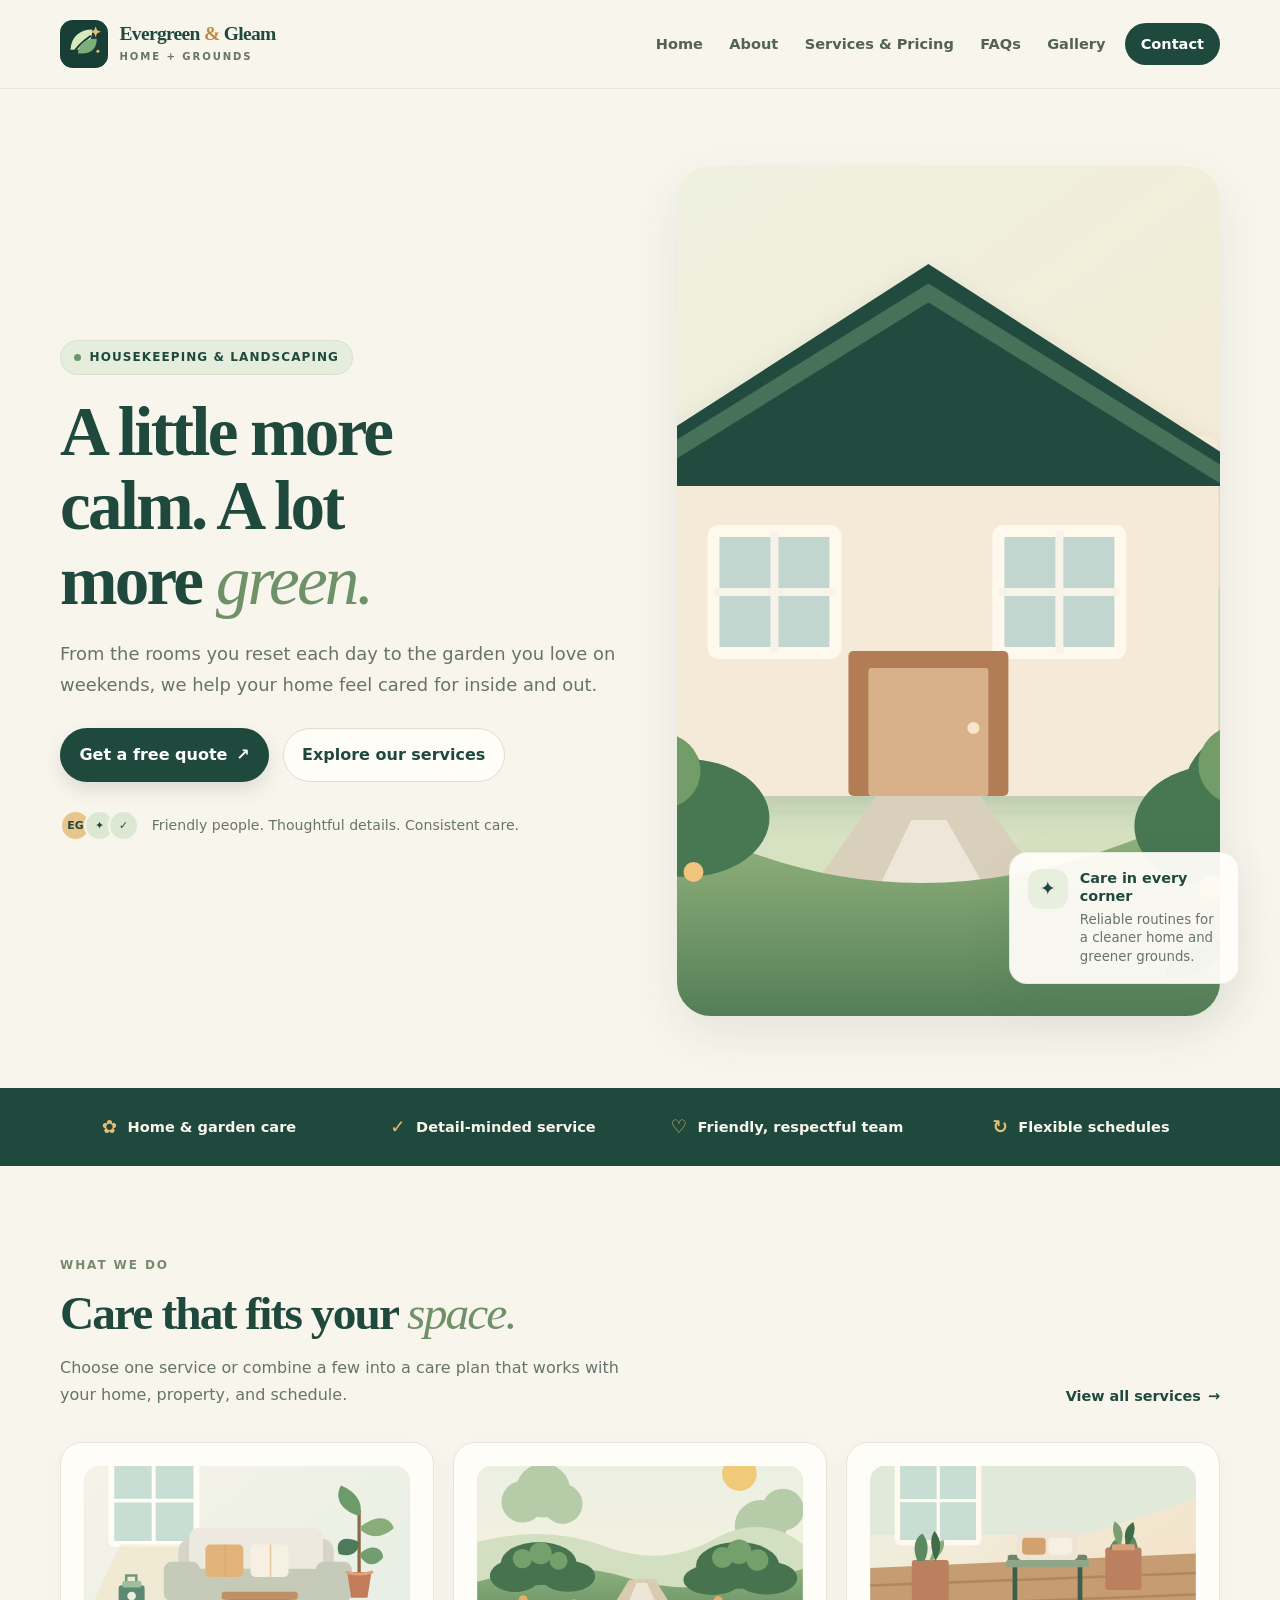
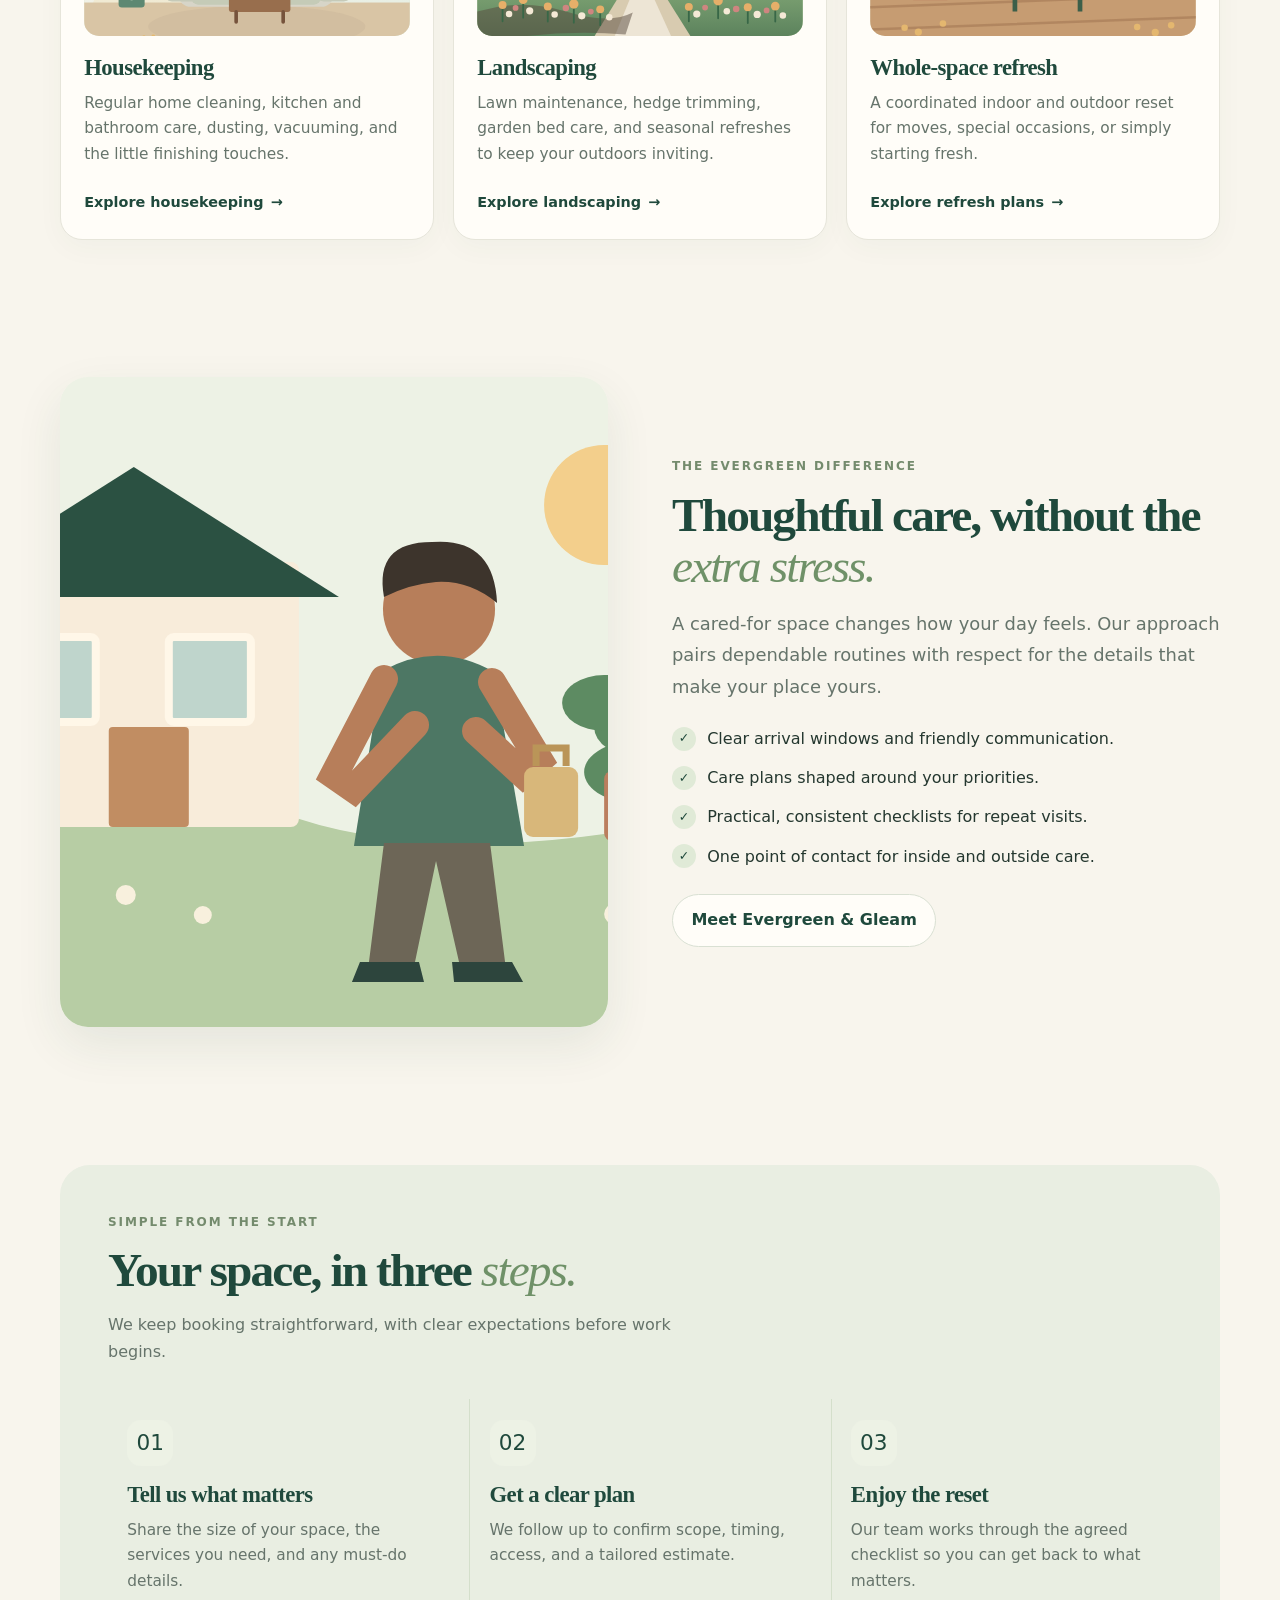
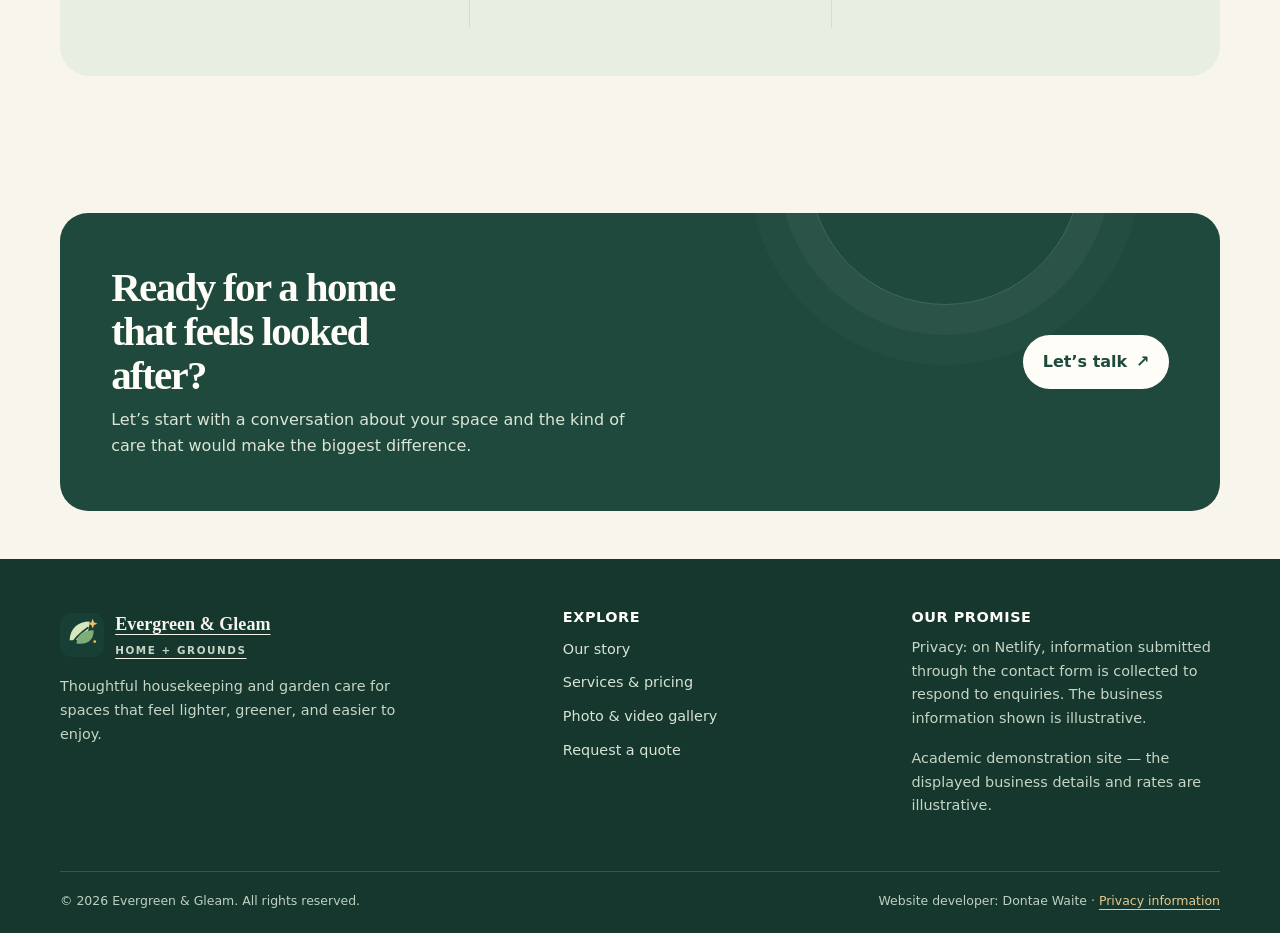
<file: individual-website-design-submission/website/index.html>
<!DOCTYPE html>

<html lang="en">
<head>
<meta charset="utf-8"/>
<meta content="width=device-width, initial-scale=1" name="viewport"/>
<meta content="Housekeeping and landscaping services for a cleaner home and greener garden." name="description"/>
<meta content="#1f493c" name="theme-color"/>
<title>Home | Evergreen &amp; Gleam</title>
<link href="img/favicon.svg" rel="icon" type="image/svg+xml"/>
<link href="css/styles.css" rel="stylesheet"/>
</head>
<body>
<a class="skip-link" href="#main-content">Skip to main content</a>
<header class="site-header">
<div class="container header-inner">
<a aria-label="Evergreen and Gleam home" class="brand" href="index.html">
<img alt="" aria-hidden="true" height="48" src="img/logo.svg" width="48"/>
<span><span class="brand-name">Evergreen <span class="amp">&amp;</span> Gleam</span><span class="brand-tagline">Home + Grounds</span></span>
</a>
<button aria-controls="primary-navigation" aria-expanded="false" aria-label="Open navigation menu" class="menu-toggle" type="button"><span aria-hidden="true">☰</span><span data-menu-label="">Menu</span></button>
<nav aria-label="Main navigation" class="site-nav" id="primary-navigation"><a href="index.html">Home</a><a href="pages/about.html">About</a><a href="pages/services.html">Services &amp; Pricing</a><a href="pages/faq.html">FAQs</a><a href="pages/gallery.html">Gallery</a><a class="nav-cta" href="pages/contact.html">Contact</a></nav>
</div>
</header>
<main id="main-content">
<section class="hero">
<div class="container hero-grid">
<div class="hero-copy">
<span class="eyebrow">Housekeeping &amp; landscaping</span>
<h1>A little more calm. A lot more <em>green.</em></h1>
<p class="lead">From the rooms you reset each day to the garden you love on weekends, we help your home feel cared for inside and out.</p>
<div class="hero-actions"><a class="button button-primary" href="pages/contact.html">Get a free quote <span aria-hidden="true">↗</span></a><a class="button button-secondary" href="pages/services.html">Explore our services</a></div>
<div class="hero-note"><div aria-hidden="true" class="avatar-stack"><span>EG</span><span>✦</span><span>✓</span></div><span>Friendly people. Thoughtful details. Consistent care.</span></div>
</div>
<div class="hero-art">
<img alt="Illustration of a welcoming home with a neatly cared-for garden" height="850" src="img/hero-garden.svg" width="1200"/>
<div class="floating-note"><span aria-hidden="true" class="floating-icon">✦</span><span><strong>Care in every corner</strong><small>Reliable routines for a cleaner home and greener grounds.</small></span></div>
</div>
</div>
</section>
<section aria-label="Our service values" class="trust-strip"><div class="container trust-grid"><div class="trust-item"><span aria-hidden="true">✿</span> Home &amp; garden care</div><div class="trust-item"><span aria-hidden="true">✓</span> Detail-minded service</div><div class="trust-item"><span aria-hidden="true">♡</span> Friendly, respectful team</div><div class="trust-item"><span aria-hidden="true">↻</span> Flexible schedules</div></div></section>
<section class="section" id="services-preview"><div class="container"><div class="section-heading"><div><div class="section-kicker">What we do</div><h2>Care that fits your <em>space.</em></h2><p>Choose one service or combine a few into a care plan that works with your home, property, and schedule.</p></div><a class="text-link" href="pages/services.html">View all services <span aria-hidden="true">→</span></a></div>
<div class="card-grid">
<article class="service-card"><div class="service-visual"><img alt="Illustration of a bright, tidy living room" height="650" loading="lazy" src="img/clean-home.svg" width="900"/></div><h3>Housekeeping</h3><p>Regular home cleaning, kitchen and bathroom care, dusting, vacuuming, and the little finishing touches.</p><a class="text-link" href="pages/services.html#housekeeping">Explore housekeeping <span aria-hidden="true">→</span></a></article>
<article class="service-card"><div class="service-visual"><img alt="Illustration of a neat lawn and colorful flower beds" height="650" loading="lazy" src="img/lawn-care.svg" width="900"/></div><h3>Landscaping</h3><p>Lawn maintenance, hedge trimming, garden bed care, and seasonal refreshes to keep your outdoors inviting.</p><a class="text-link" href="pages/services.html#landscaping">Explore landscaping <span aria-hidden="true">→</span></a></article>
<article class="service-card"><div class="service-visual"><img alt="Illustration of a calm patio with outdoor seating and plants" height="650" loading="lazy" src="img/patio-refresh.svg" width="900"/></div><h3>Whole-space refresh</h3><p>A coordinated indoor and outdoor reset for moves, special occasions, or simply starting fresh.</p><a class="text-link" href="pages/services.html#refresh">Explore refresh plans <span aria-hidden="true">→</span></a></article>
</div>
</div></section>
<section class="section-tight"><div class="container split"><div class="split-art"><img alt="Illustration of a home-care professional beside a welcoming home" height="650" loading="lazy" src="img/team-care.svg" width="900"/></div><div><div class="section-kicker">The Evergreen difference</div><h2>Thoughtful care, without the <em>extra stress.</em></h2><p class="lead">A cared-for space changes how your day feels. Our approach pairs dependable routines with respect for the details that make your place yours.</p><ul class="check-list"><li>Clear arrival windows and friendly communication.</li><li>Care plans shaped around your priorities.</li><li>Practical, consistent checklists for repeat visits.</li><li>One point of contact for inside and outside care.</li></ul><a class="button button-secondary" href="pages/about.html">Meet Evergreen &amp; Gleam</a></div></div></section>
<section class="section"><div class="container soft-panel"><div class="section-heading"><div><div class="section-kicker">Simple from the start</div><h2>Your space, in three <em>steps.</em></h2><p>We keep booking straightforward, with clear expectations before work begins.</p></div></div><div class="feature-grid"><article class="feature-card"><div aria-hidden="true" class="icon-tile">01</div><h3>Tell us what matters</h3><p>Share the size of your space, the services you need, and any must-do details.</p></article><article class="feature-card"><div aria-hidden="true" class="icon-tile">02</div><h3>Get a clear plan</h3><p>We follow up to confirm scope, timing, access, and a tailored estimate.</p></article><article class="feature-card"><div aria-hidden="true" class="icon-tile">03</div><h3>Enjoy the reset</h3><p>Our team works through the agreed checklist so you can get back to what matters.</p></article></div></div></section>
<section class="section-tight"><div class="container"><div class="cta-band"><div><h2>Ready for a home that feels looked after?</h2><p>Let’s start with a conversation about your space and the kind of care that would make the biggest difference.</p></div><a class="button" href="pages/contact.html">Let’s talk <span aria-hidden="true">↗</span></a></div></div></section>
</main>
<footer class="site-footer">
<div class="container">
<div class="footer-main">
<div>
<a aria-label="Evergreen and Gleam home" class="footer-brand" href="index.html"><img alt="" height="44" src="img/logo.svg" width="44"/><span><strong>Evergreen &amp; Gleam</strong><small>HOME + GROUNDS</small></span></a>
<p>Thoughtful housekeeping and garden care for spaces that feel lighter, greener, and easier to enjoy.</p>
</div>
<div>
<h3>Explore</h3>
<ul class="footer-links"><li><a href="pages/about.html">Our story</a></li><li><a href="pages/services.html">Services &amp; pricing</a></li><li><a href="pages/gallery.html">Photo &amp; video gallery</a></li><li><a href="pages/contact.html">Request a quote</a></li></ul>
</div>
<div>
<h3>Our promise</h3>
<p id="privacy">Privacy: on Netlify, information submitted through the contact form is collected to respond to enquiries. The business information shown is illustrative.</p>
<p class="small-note muted-on-dark">Academic demonstration site — the displayed business details and rates are illustrative.</p>
</div>
</div>
<div class="footer-bottom"><span>© <span data-year="">2026</span> Evergreen &amp; Gleam. All rights reserved.</span><span>Website developer: Dontae Waite · <a href="pages/privacy.html">Privacy information</a></span></div>
</div>
</footer>
<script defer="" src="scripts/main.js"></script>
</body>
</html>
</file>
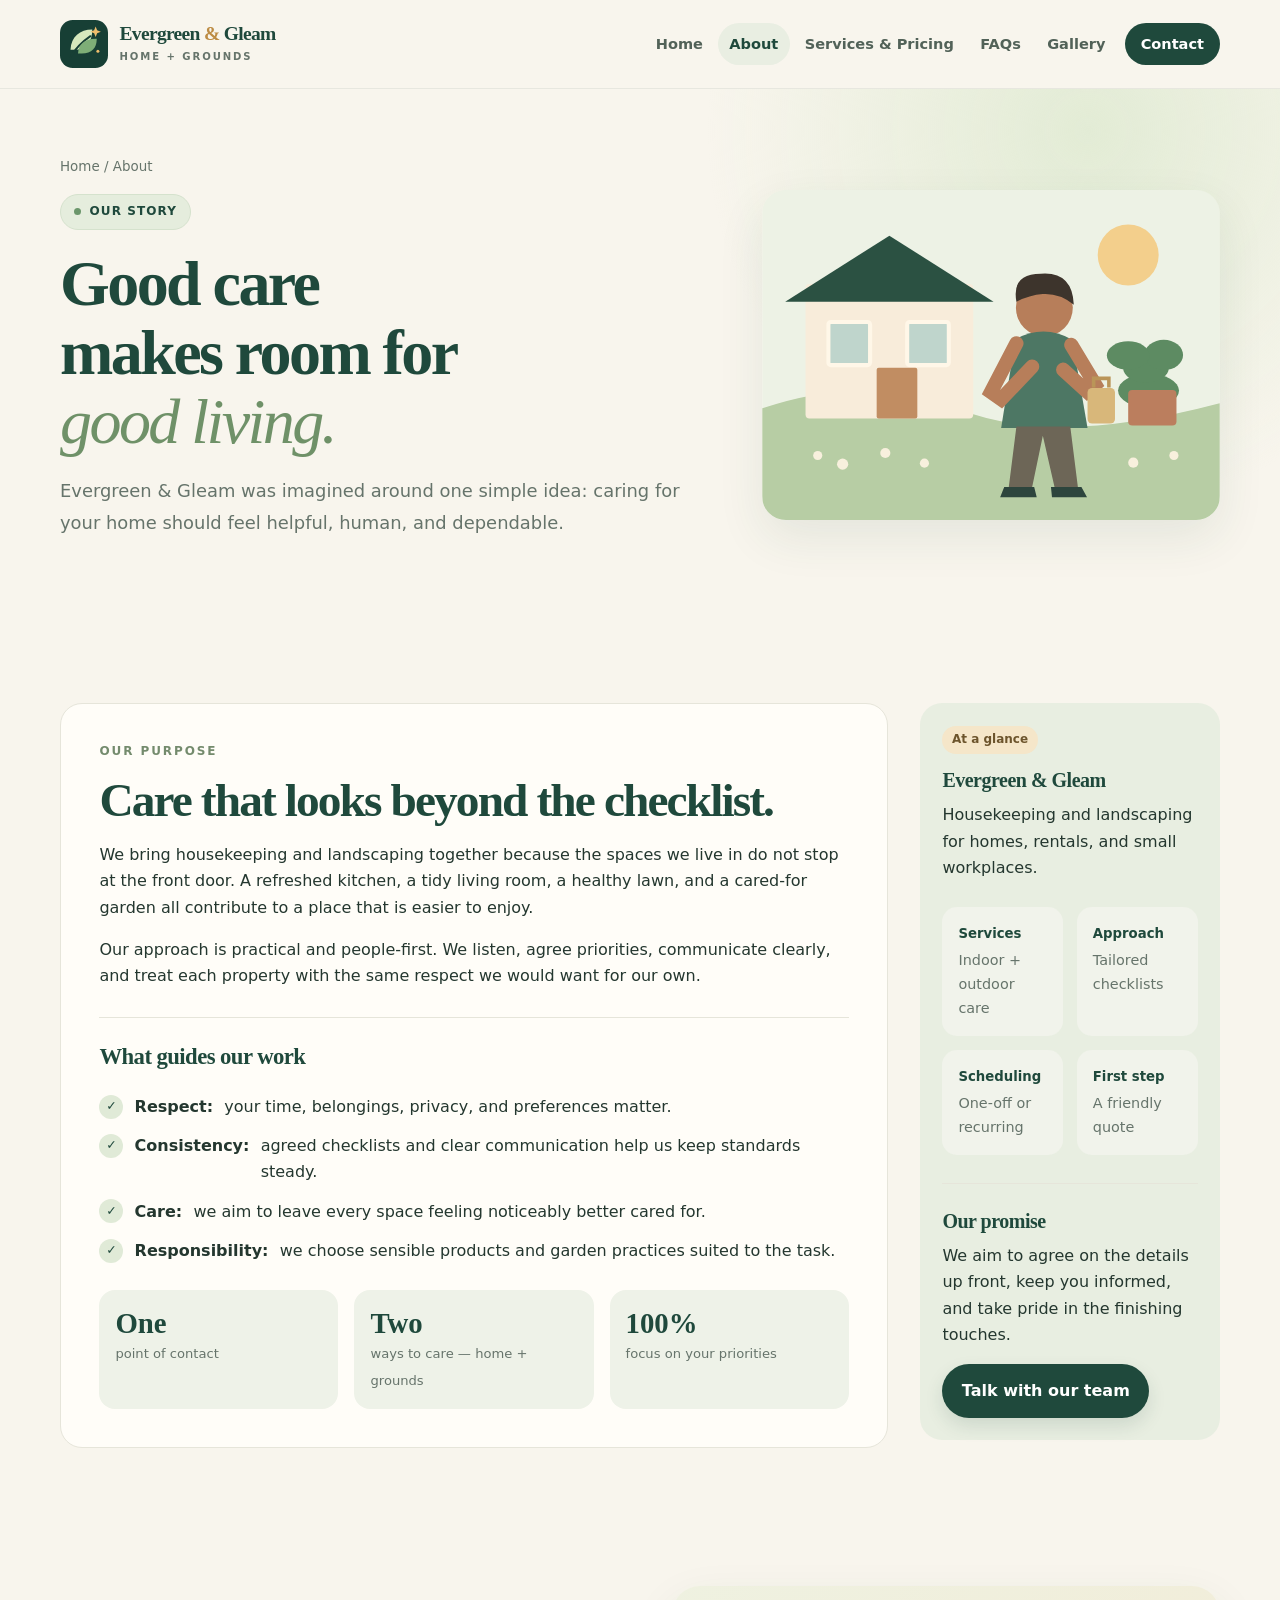
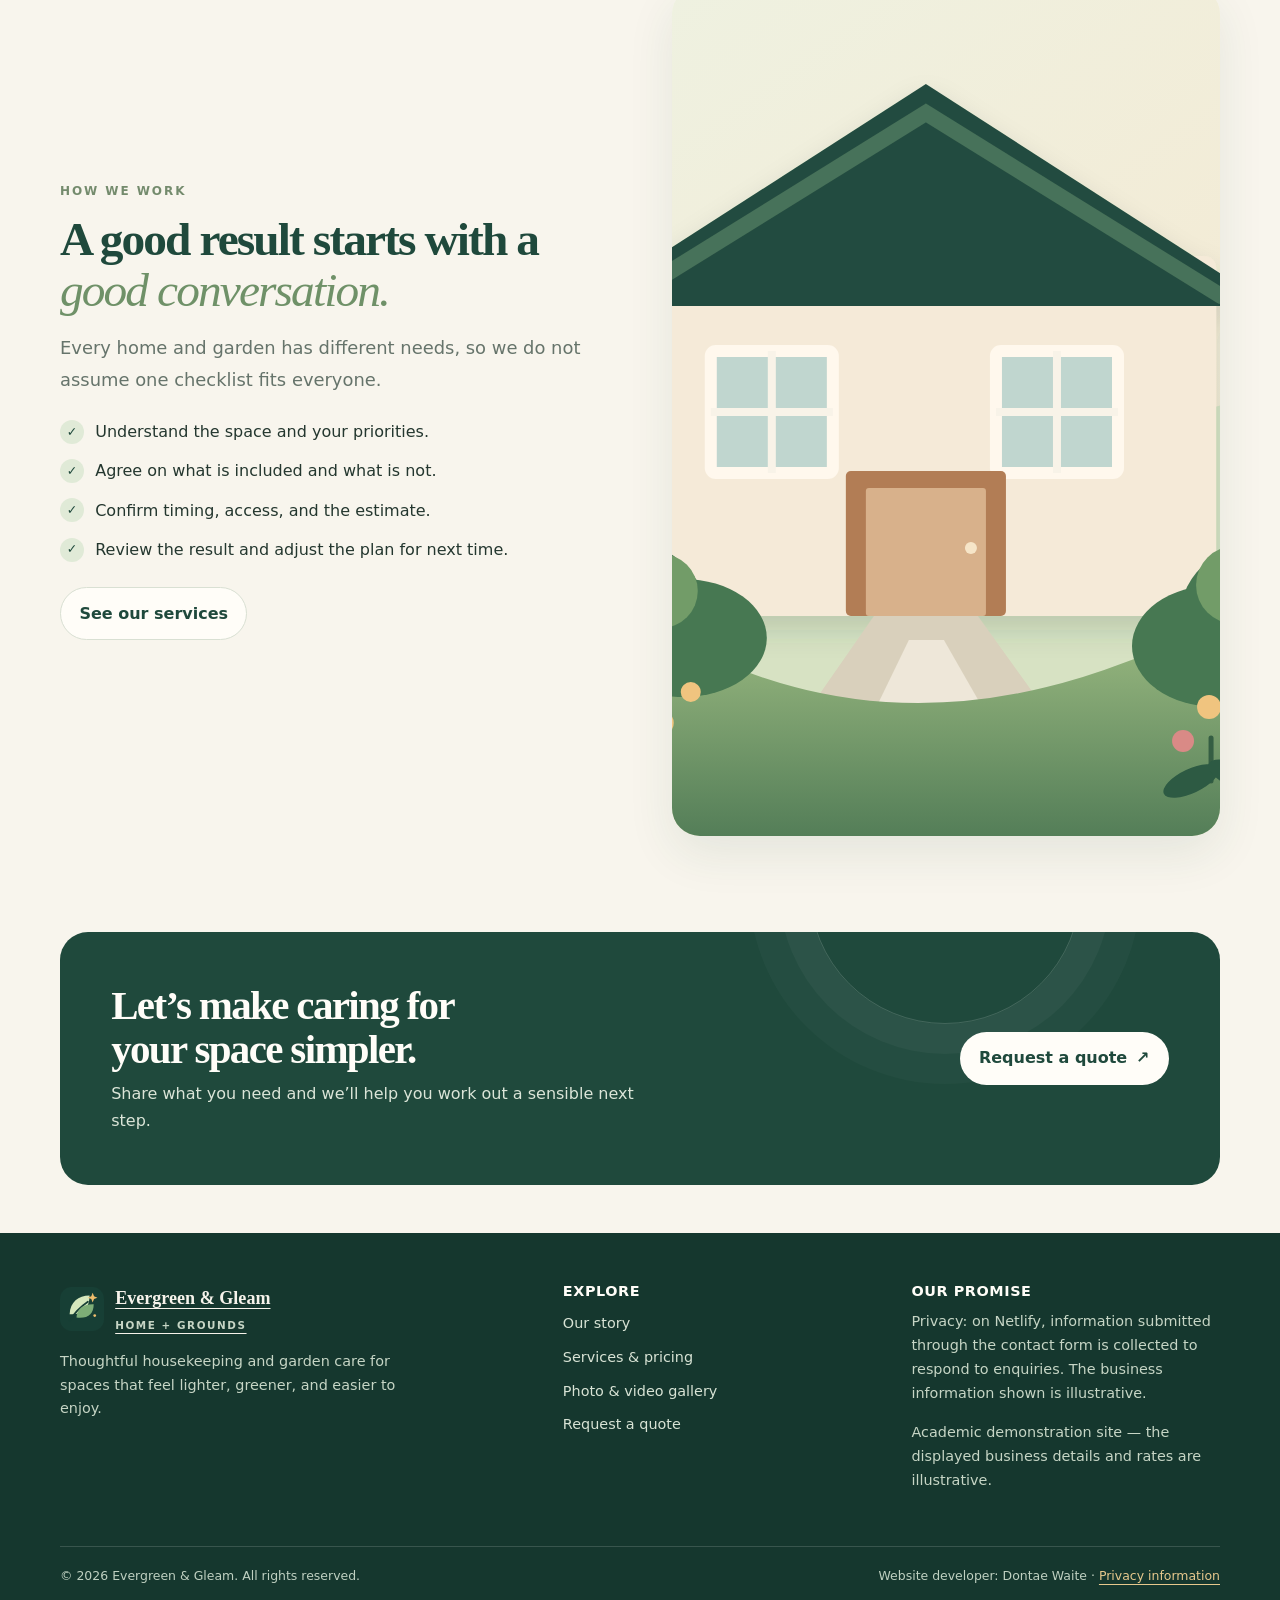
<file: individual-website-design-submission/website/pages/about.html>
<!doctype html>
<html lang="en">
<head>
  <meta charset="utf-8">
  <meta name="viewport" content="width=device-width, initial-scale=1">
  <meta name="description" content="Learn about Evergreen and Gleam, our approach to housekeeping and landscaping.">
  <meta name="theme-color" content="#1f493c">
  <title>About | Evergreen &amp; Gleam</title>
  <link rel="icon" href="../img/favicon.svg" type="image/svg+xml">
  <link rel="stylesheet" href="../css/styles.css">
</head>
<body>
<a class="skip-link" href="#main-content">Skip to main content</a>
<header class="site-header">
  <div class="container header-inner">
    <a class="brand" href="../index.html" aria-label="Evergreen and Gleam home">
      <img src="../img/logo.svg" width="48" height="48" alt="" aria-hidden="true">
      <span><span class="brand-name">Evergreen <span class="amp">&amp;</span> Gleam</span><span class="brand-tagline">Home + Grounds</span></span>
    </a>
    <button class="menu-toggle" type="button" aria-expanded="false" aria-controls="primary-navigation" aria-label="Open navigation menu"><span aria-hidden="true">☰</span><span data-menu-label>Menu</span></button>
    <nav class="site-nav" id="primary-navigation" aria-label="Main navigation"><a href="../index.html">Home</a><a href="about.html" aria-current="page">About</a><a href="services.html">Services & Pricing</a><a href="faq.html">FAQs</a><a href="gallery.html">Gallery</a><a href="contact.html" class="nav-cta">Contact</a></nav>
  </div>
</header>
<main id="main-content">
<section class="page-hero"><div class="container page-hero-grid"><div><p class="breadcrumb"><a href="../index.html">Home</a> / About</p><span class="eyebrow">Our story</span><h1>Good care makes room for <em>good living.</em></h1><p class="lead">Evergreen &amp; Gleam was imagined around one simple idea: caring for your home should feel helpful, human, and dependable.</p></div><div class="page-hero-art"><img src="../img/team-care.svg" width="900" height="650" alt="Home-care professional beside a welcoming home"></div></div></section>
<section class="section"><div class="container two-column"><article class="content-panel"><div class="section-kicker">Our purpose</div><h2>Care that looks beyond the checklist.</h2><p>We bring housekeeping and landscaping together because the spaces we live in do not stop at the front door. A refreshed kitchen, a tidy living room, a healthy lawn, and a cared-for garden all contribute to a place that is easier to enjoy.</p><p>Our approach is practical and people-first. We listen, agree priorities, communicate clearly, and treat each property with the same respect we would want for our own.</p><hr><h3>What guides our work</h3><ul class="check-list"><li><strong>Respect:</strong> your time, belongings, privacy, and preferences matter.</li><li><strong>Consistency:</strong> agreed checklists and clear communication help us keep standards steady.</li><li><strong>Care:</strong> we aim to leave every space feeling noticeably better cared for.</li><li><strong>Responsibility:</strong> we choose sensible products and garden practices suited to the task.</li></ul><div class="stats-grid"><div class="stat"><strong>One</strong><span>point of contact</span></div><div class="stat"><strong>Two</strong><span>ways to care — home + grounds</span></div><div class="stat"><strong>100%</strong><span>focus on your priorities</span></div></div></article><aside class="aside-card"><span class="note-chip">At a glance</span><h3 class="top-gap">Evergreen &amp; Gleam</h3><p>Housekeeping and landscaping for homes, rentals, and small workplaces.</p><dl class="definition-grid"><div><dt>Services</dt><dd>Indoor + outdoor care</dd></div><div><dt>Approach</dt><dd>Tailored checklists</dd></div><div><dt>Scheduling</dt><dd>One-off or recurring</dd></div><div><dt>First step</dt><dd>A friendly quote</dd></div></dl><hr><h3>Our promise</h3><p>We aim to agree on the details up front, keep you informed, and take pride in the finishing touches.</p><a class="button button-primary" href="contact.html">Talk with our team</a></aside></div></section>
<section class="section-tight"><div class="container split"><div><div class="section-kicker">How we work</div><h2>A good result starts with a <em>good conversation.</em></h2><p class="lead">Every home and garden has different needs, so we do not assume one checklist fits everyone.</p><ol class="check-list"><li>Understand the space and your priorities.</li><li>Agree on what is included and what is not.</li><li>Confirm timing, access, and the estimate.</li><li>Review the result and adjust the plan for next time.</li></ol><a class="button button-secondary" href="services.html">See our services</a></div><div class="split-art"><img src="../img/hero-garden.svg" width="1200" height="850" alt="Welcoming home with carefully maintained garden beds" loading="lazy"></div></div></section>
<section class="section-tight"><div class="container"><div class="cta-band"><div><h2>Let’s make caring for your space simpler.</h2><p>Share what you need and we’ll help you work out a sensible next step.</p></div><a class="button" href="contact.html">Request a quote <span aria-hidden="true">↗</span></a></div></div></section>
</main>
<footer class="site-footer">
  <div class="container">
    <div class="footer-main">
      <div>
        <a class="footer-brand" href="../index.html" aria-label="Evergreen and Gleam home"><img src="../img/logo.svg" width="44" height="44" alt=""><span><strong>Evergreen &amp; Gleam</strong><small>HOME + GROUNDS</small></span></a>
        <p>Thoughtful housekeeping and garden care for spaces that feel lighter, greener, and easier to enjoy.</p>
      </div>
      <div>
        <h3>Explore</h3>
        <ul class="footer-links"><li><a href="about.html">Our story</a></li><li><a href="services.html">Services &amp; pricing</a></li><li><a href="gallery.html">Photo &amp; video gallery</a></li><li><a href="contact.html">Request a quote</a></li></ul>
      </div>
      <div>
        <h3>Our promise</h3>
        <p id="privacy">Privacy: on Netlify, information submitted through the contact form is collected to respond to enquiries. The business information shown is illustrative.</p>
        <p class="small-note muted-on-dark">Academic demonstration site — the displayed business details and rates are illustrative.</p>
      </div>
    </div>
    <div class="footer-bottom"><span>© <span data-year>2026</span> Evergreen &amp; Gleam. All rights reserved.</span><span>Website developer: Dontae Waite · <a href="privacy.html">Privacy information</a></span></div>
  </div>
</footer>
<script src="../scripts/main.js" defer></script>
</body>
</html>
</file>
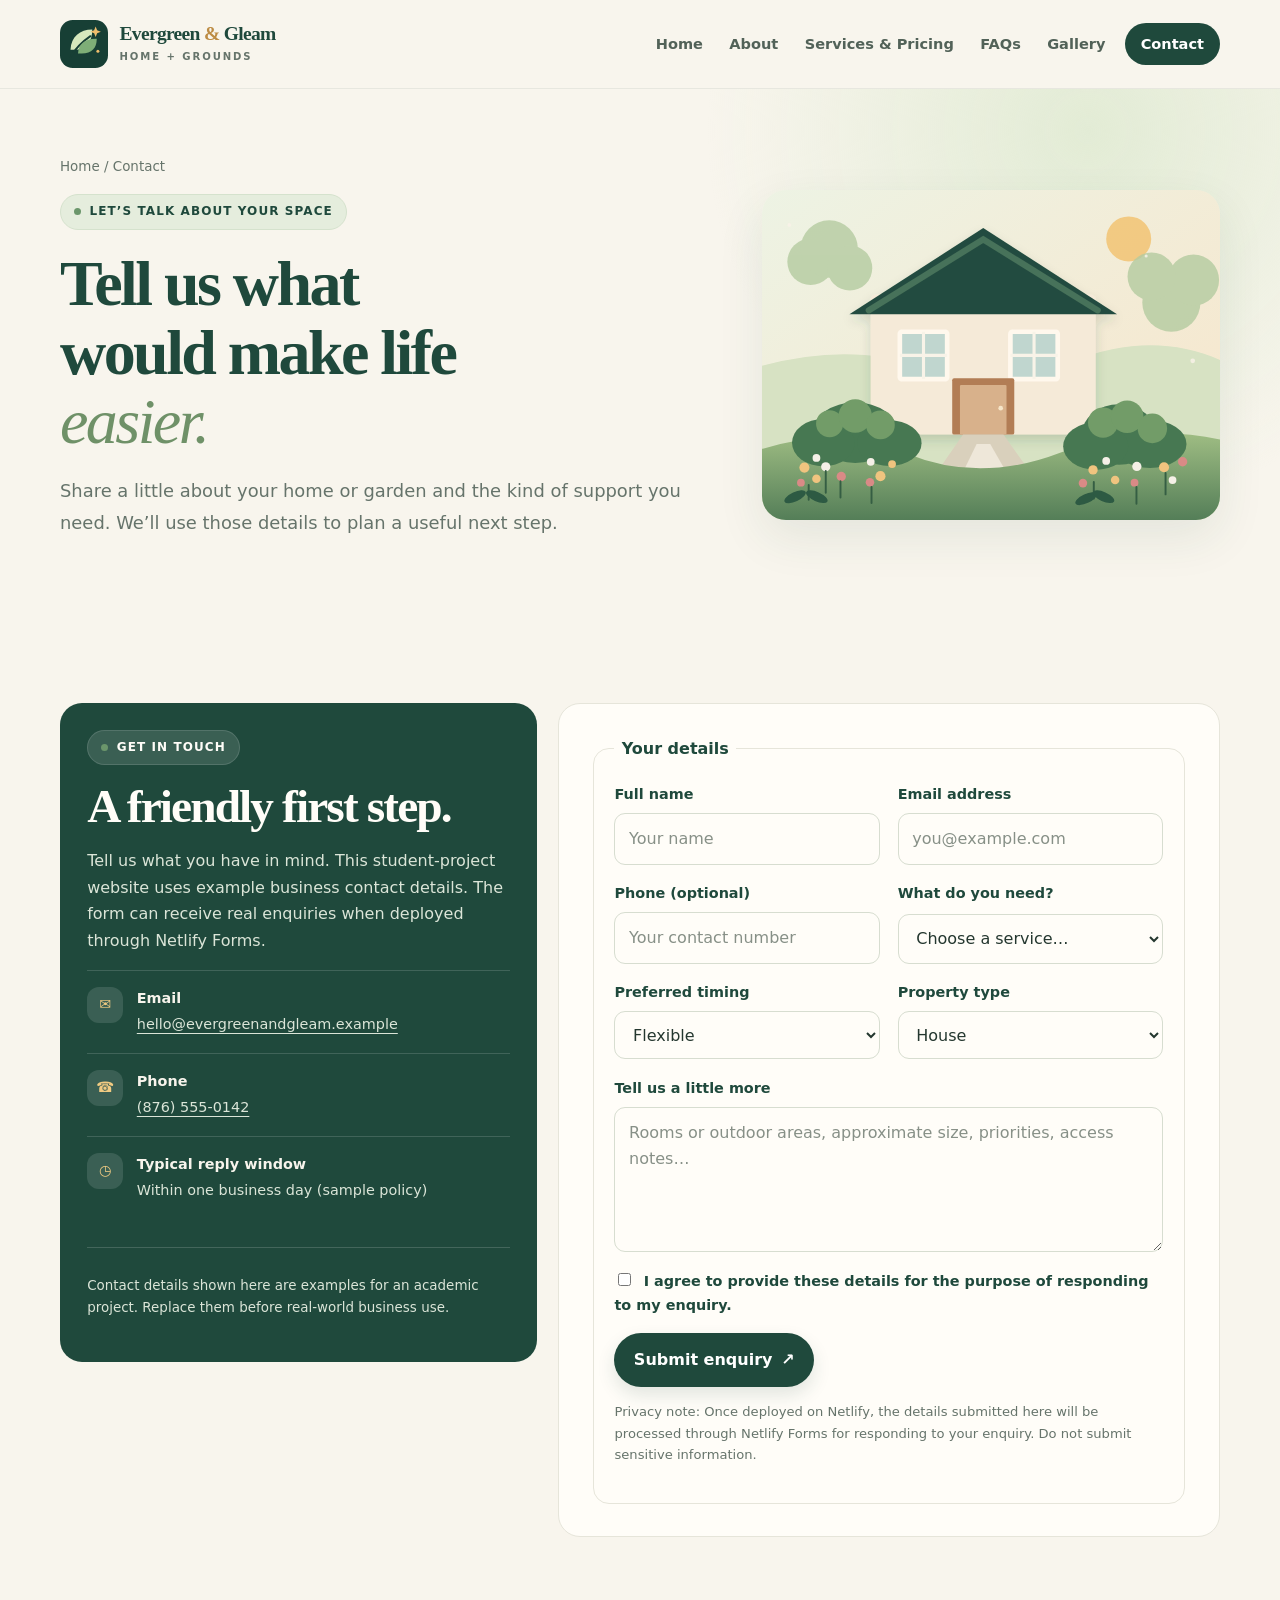
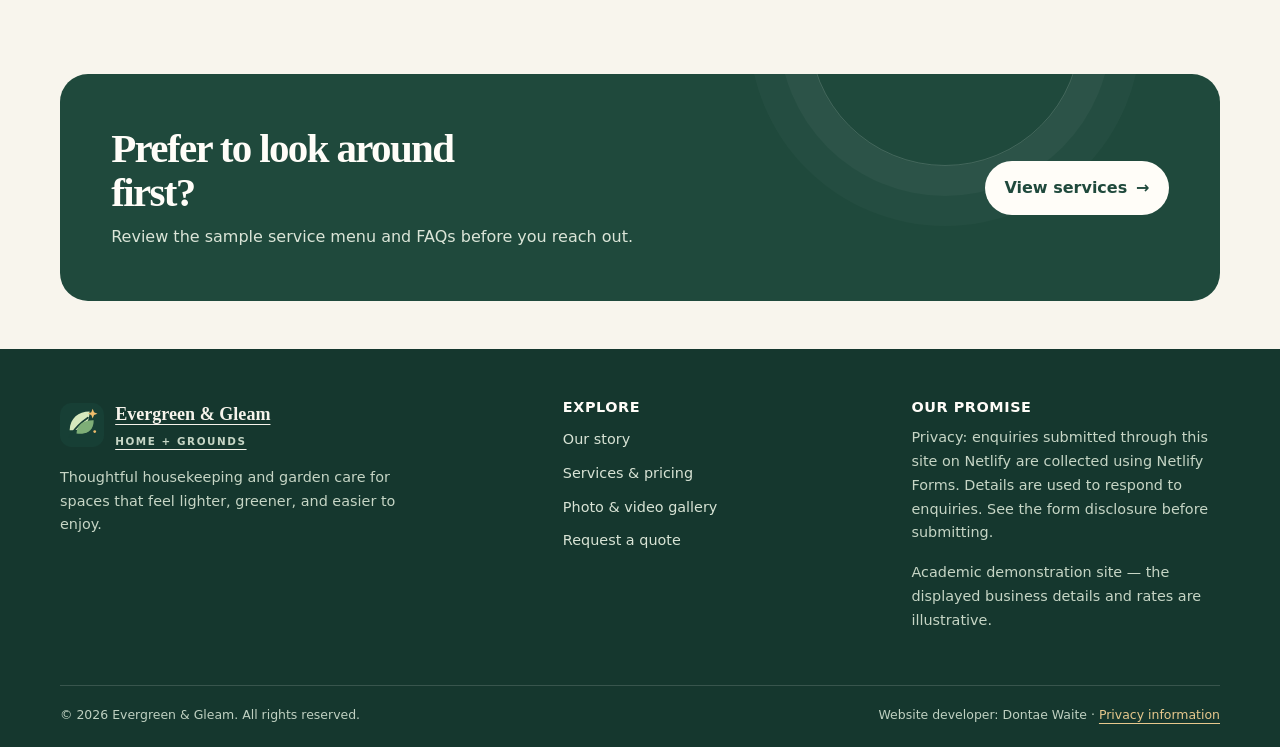
<file: individual-website-design-submission/website/pages/contact.html>
<!DOCTYPE html>

<html lang="en">
<head>
<meta charset="utf-8"/>
<meta content="width=device-width, initial-scale=1" name="viewport"/>
<meta content="Contact Evergreen and Gleam about housekeeping and landscaping service enquiries." name="description"/>
<meta content="#1f493c" name="theme-color"/>
<title>Contact | Evergreen &amp; Gleam</title>
<link href="../img/favicon.svg" rel="icon" type="image/svg+xml"/>
<link href="../css/styles.css" rel="stylesheet"/>
</head>
<body>
<a class="skip-link" href="#main-content">Skip to main content</a>
<header class="site-header">
<div class="container header-inner">
<a aria-label="Evergreen and Gleam home" class="brand" href="../index.html">
<img alt="" aria-hidden="true" height="48" src="../img/logo.svg" width="48"/>
<span><span class="brand-name">Evergreen <span class="amp">&amp;</span> Gleam</span><span class="brand-tagline">Home + Grounds</span></span>
</a>
<button aria-controls="primary-navigation" aria-expanded="false" aria-label="Open navigation menu" class="menu-toggle" type="button"><span aria-hidden="true">☰</span><span data-menu-label="">Menu</span></button>
<nav aria-label="Main navigation" class="site-nav" id="primary-navigation"><a href="../index.html">Home</a><a href="about.html">About</a><a href="services.html">Services &amp; Pricing</a><a href="faq.html">FAQs</a><a href="gallery.html">Gallery</a><a class="nav-cta" href="contact.html">Contact</a></nav>
</div>
</header>
<main id="main-content">
<section class="page-hero"><div class="container page-hero-grid"><div><p class="breadcrumb"><a href="../index.html">Home</a> / Contact</p><span class="eyebrow">Let’s talk about your space</span><h1>Tell us what would make life <em>easier.</em></h1><p class="lead">Share a little about your home or garden and the kind of support you need. We’ll use those details to plan a useful next step.</p></div><div class="page-hero-art"><img alt="A cared-for home and garden" height="850" src="../img/hero-garden.svg" width="1200"/></div></div></section>
<section class="section"><div class="container contact-grid"><aside class="contact-intro"><span class="eyebrow eyebrow-on-dark">Get in touch</span><h2 class="top-gap">A friendly first step.</h2><p>Tell us what you have in mind. This student-project website uses example business contact details. The form can receive real enquiries when deployed through Netlify Forms.</p><div class="contact-detail"><span aria-hidden="true" class="detail-icon">✉</span><div><strong>Email</strong><a href="mailto:hello@evergreenandgleam.example">hello@evergreenandgleam.example</a></div></div><div class="contact-detail"><span aria-hidden="true" class="detail-icon">☎</span><div><strong>Phone</strong><a href="tel:+18765550142">(876) 555-0142</a></div></div><div class="contact-detail"><span aria-hidden="true" class="detail-icon">◷</span><div><strong>Typical reply window</strong><span>Within one business day (sample policy)</span></div></div><hr class="light-rule"/><p class="small-note muted-on-dark">Contact details shown here are examples for an academic project. Replace them before real-world business use.</p></aside>
<form action="thank-you.html" class="contact-form" data-netlify="true" method="POST" name="service-enquiry" netlify-honeypot="bot-field">
<input name="form-name" type="hidden" value="service-enquiry"/>
<p class="visually-hidden"><label>Do not fill this field <input name="bot-field"/></label></p>
<fieldset><legend>Your details</legend><div class="form-grid"><div class="form-field"><label for="full-name">Full name</label><input autocomplete="name" id="full-name" name="name" placeholder="Your name" required="" type="text"/></div><div class="form-field"><label for="email">Email address</label><input autocomplete="email" id="email" name="email" placeholder="you@example.com" required="" type="email"/></div><div class="form-field"><label for="phone">Phone (optional)</label><input autocomplete="tel" id="phone" name="phone" placeholder="Your contact number" type="tel"/></div><div class="form-field"><label for="service">What do you need?</label><select id="service" name="service" required=""><option value="">Choose a service…</option><option>Housekeeping</option><option>Landscaping</option><option>Both home and garden</option><option>Move-in / move-out reset</option><option>Not sure yet</option></select></div><div class="form-field"><label for="timing">Preferred timing</label><select id="timing" name="timing"><option>Flexible</option><option>As soon as possible</option><option>Within two weeks</option><option>Recurring service</option><option>One-off project</option></select></div><div class="form-field"><label for="property-type">Property type</label><select id="property-type" name="property-type"><option>House</option><option>Apartment / condo</option><option>Rental property</option><option>Small workplace</option><option>Other</option></select></div><div class="form-field full"><label for="message">Tell us a little more</label><textarea id="message" name="message" placeholder="Rooms or outdoor areas, approximate size, priorities, access notes…" required=""></textarea></div><div class="form-field full"><label><input class="checkbox-input" name="privacy-check" required="" type="checkbox"/> I agree to provide these details for the purpose of responding to my enquiry.</label></div></div><button class="button button-primary" type="submit">Submit enquiry <span aria-hidden="true">↗</span></button><p class="privacy-note">Privacy note: Once deployed on Netlify, the details submitted here will be processed through Netlify Forms for responding to your enquiry. Do not submit sensitive information.</p><p aria-live="polite" class="form-status" role="status"></p></fieldset>
</form></div></section>
<section class="section-tight"><div class="container"><div class="cta-band"><div><h2>Prefer to look around first?</h2><p>Review the sample service menu and FAQs before you reach out.</p></div><a class="button" href="services.html">View services <span aria-hidden="true">→</span></a></div></div></section>
</main>
<footer class="site-footer">
<div class="container">
<div class="footer-main">
<div>
<a aria-label="Evergreen and Gleam home" class="footer-brand" href="../index.html"><img alt="" height="44" src="../img/logo.svg" width="44"/><span><strong>Evergreen &amp; Gleam</strong><small>HOME + GROUNDS</small></span></a>
<p>Thoughtful housekeeping and garden care for spaces that feel lighter, greener, and easier to enjoy.</p>
</div>
<div>
<h3>Explore</h3>
<ul class="footer-links"><li><a href="about.html">Our story</a></li><li><a href="services.html">Services &amp; pricing</a></li><li><a href="gallery.html">Photo &amp; video gallery</a></li><li><a href="contact.html">Request a quote</a></li></ul>
</div>
<div>
<h3>Our promise</h3>
<p id="privacy">Privacy: enquiries submitted through this site on Netlify are collected using Netlify Forms. Details are used to respond to enquiries. See the form disclosure before submitting.</p>
<p class="small-note muted-on-dark">Academic demonstration site — the displayed business details and rates are illustrative.</p>
</div>
</div>
<div class="footer-bottom"><span>© <span data-year="">2026</span> Evergreen &amp; Gleam. All rights reserved.</span><span>Website developer: Dontae Waite · <a href="privacy.html">Privacy information</a></span></div>
</div>
</footer>
<script defer="" src="../scripts/main.js"></script>
</body>
</html>
</file>
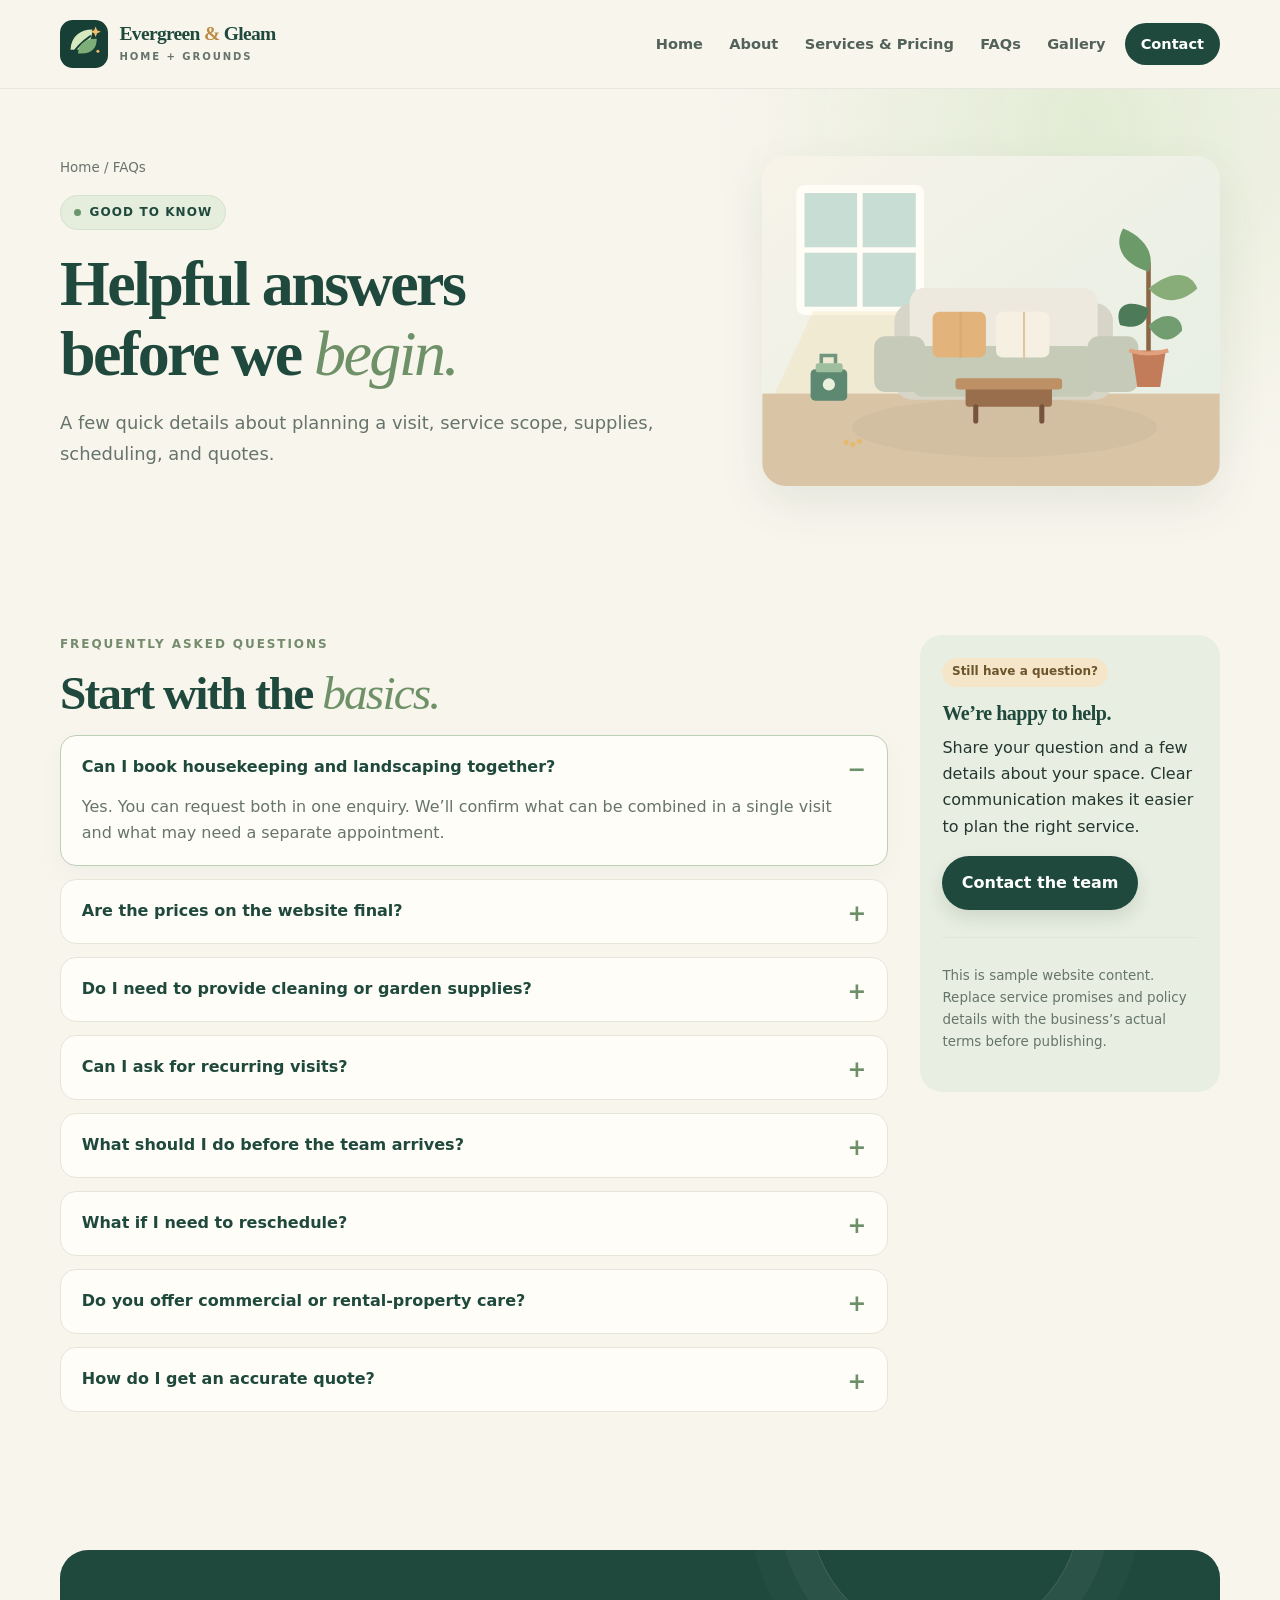
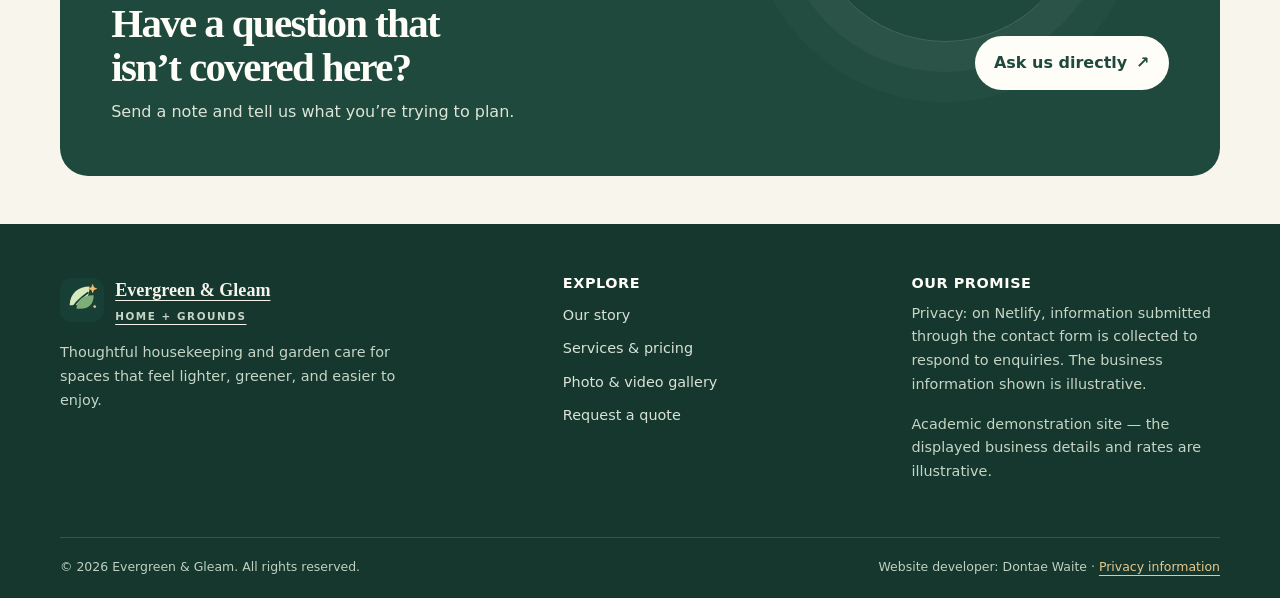
<file: individual-website-design-submission/website/pages/faq.html>
<!DOCTYPE html>

<html lang="en">
<head>
<meta charset="utf-8"/>
<meta content="width=device-width, initial-scale=1" name="viewport"/>
<meta content="Answers to common questions about housekeeping, landscaping, scheduling, and pricing." name="description"/>
<meta content="#1f493c" name="theme-color"/>
<title>Frequently Asked Questions | Evergreen &amp; Gleam</title>
<link href="../img/favicon.svg" rel="icon" type="image/svg+xml"/>
<link href="../css/styles.css" rel="stylesheet"/>
</head>
<body>
<a class="skip-link" href="#main-content">Skip to main content</a>
<header class="site-header">
<div class="container header-inner">
<a aria-label="Evergreen and Gleam home" class="brand" href="../index.html">
<img alt="" aria-hidden="true" height="48" src="../img/logo.svg" width="48"/>
<span><span class="brand-name">Evergreen <span class="amp">&amp;</span> Gleam</span><span class="brand-tagline">Home + Grounds</span></span>
</a>
<button aria-controls="primary-navigation" aria-expanded="false" aria-label="Open navigation menu" class="menu-toggle" type="button"><span aria-hidden="true">☰</span><span data-menu-label="">Menu</span></button>
<nav aria-label="Main navigation" class="site-nav" id="primary-navigation"><a href="../index.html">Home</a><a href="about.html">About</a><a href="services.html">Services &amp; Pricing</a><a href="faq.html">FAQs</a><a href="gallery.html">Gallery</a><a class="nav-cta" href="contact.html">Contact</a></nav>
</div>
</header>
<main id="main-content">
<section class="page-hero"><div class="container page-hero-grid"><div><p class="breadcrumb"><a href="../index.html">Home</a> / FAQs</p><span class="eyebrow">Good to know</span><h1>Helpful answers before we <em>begin.</em></h1><p class="lead">A few quick details about planning a visit, service scope, supplies, scheduling, and quotes.</p></div><div class="page-hero-art"><img alt="Bright and tidy living room illustration" height="650" src="../img/clean-home.svg" width="900"/></div></div></section>
<section class="section"><div class="container two-column"><div><div class="section-kicker">Frequently asked questions</div><h2>Start with the <em>basics.</em></h2><div class="faq-list">
<details class="faq-item" open=""><summary>Can I book housekeeping and landscaping together?</summary><p>Yes. You can request both in one enquiry. We’ll confirm what can be combined in a single visit and what may need a separate appointment.</p></details>
<details class="faq-item"><summary>Are the prices on the website final?</summary><p>No. They are illustrative starting rates for this sample website. A real quote should be confirmed after discussing the space, condition, location, access, and your requested checklist.</p></details>
<details class="faq-item"><summary>Do I need to provide cleaning or garden supplies?</summary><p>Supply arrangements should be confirmed when booking. Please mention any product preferences, sensitivities, or tools already available at the property.</p></details>
<details class="faq-item"><summary>Can I ask for recurring visits?</summary><p>Yes. Weekly, fortnightly, monthly, and seasonal schedules can be discussed depending on the type of service and availability.</p></details>
<details class="faq-item"><summary>What should I do before the team arrives?</summary><p>Secure valuables and pets as needed, share access instructions, identify priority areas, and point out delicate surfaces or plants that need special attention.</p></details>
<details class="faq-item"><summary>What if I need to reschedule?</summary><p>Contact the service team as soon as possible. A real provider should share its cancellation and rescheduling policy clearly when the booking is confirmed.</p></details>
<details class="faq-item"><summary>Do you offer commercial or rental-property care?</summary><p>Small workplaces, rental properties, and move-related requests can be discussed. Availability depends on the job scope and the service plan.</p></details>
<details class="faq-item"><summary>How do I get an accurate quote?</summary><p>Use the contact page to describe the property, services, preferred timing, and any special details. A final estimate can be provided after the scope is clarified.</p></details>
</div></div><aside class="aside-card"><span class="note-chip">Still have a question?</span><h3 class="top-gap">We’re happy to help.</h3><p>Share your question and a few details about your space. Clear communication makes it easier to plan the right service.</p><a class="button button-primary" href="contact.html">Contact the team</a><hr/><p class="small-note">This is sample website content. Replace service promises and policy details with the business’s actual terms before publishing.</p></aside></div></section>
<section class="section-tight"><div class="container"><div class="cta-band"><div><h2>Have a question that isn’t covered here?</h2><p>Send a note and tell us what you’re trying to plan.</p></div><a class="button" href="contact.html">Ask us directly <span aria-hidden="true">↗</span></a></div></div></section>
</main>
<footer class="site-footer">
<div class="container">
<div class="footer-main">
<div>
<a aria-label="Evergreen and Gleam home" class="footer-brand" href="../index.html"><img alt="" height="44" src="../img/logo.svg" width="44"/><span><strong>Evergreen &amp; Gleam</strong><small>HOME + GROUNDS</small></span></a>
<p>Thoughtful housekeeping and garden care for spaces that feel lighter, greener, and easier to enjoy.</p>
</div>
<div>
<h3>Explore</h3>
<ul class="footer-links"><li><a href="about.html">Our story</a></li><li><a href="services.html">Services &amp; pricing</a></li><li><a href="gallery.html">Photo &amp; video gallery</a></li><li><a href="contact.html">Request a quote</a></li></ul>
</div>
<div>
<h3>Our promise</h3>
<p id="privacy">Privacy: on Netlify, information submitted through the contact form is collected to respond to enquiries. The business information shown is illustrative.</p>
<p class="small-note muted-on-dark">Academic demonstration site — the displayed business details and rates are illustrative.</p>
</div>
</div>
<div class="footer-bottom"><span>© <span data-year="">2026</span> Evergreen &amp; Gleam. All rights reserved.</span><span>Website developer: Dontae Waite · <a href="privacy.html">Privacy information</a></span></div>
</div>
</footer>
<script defer="" src="../scripts/main.js"></script>
</body>
</html>
</file>
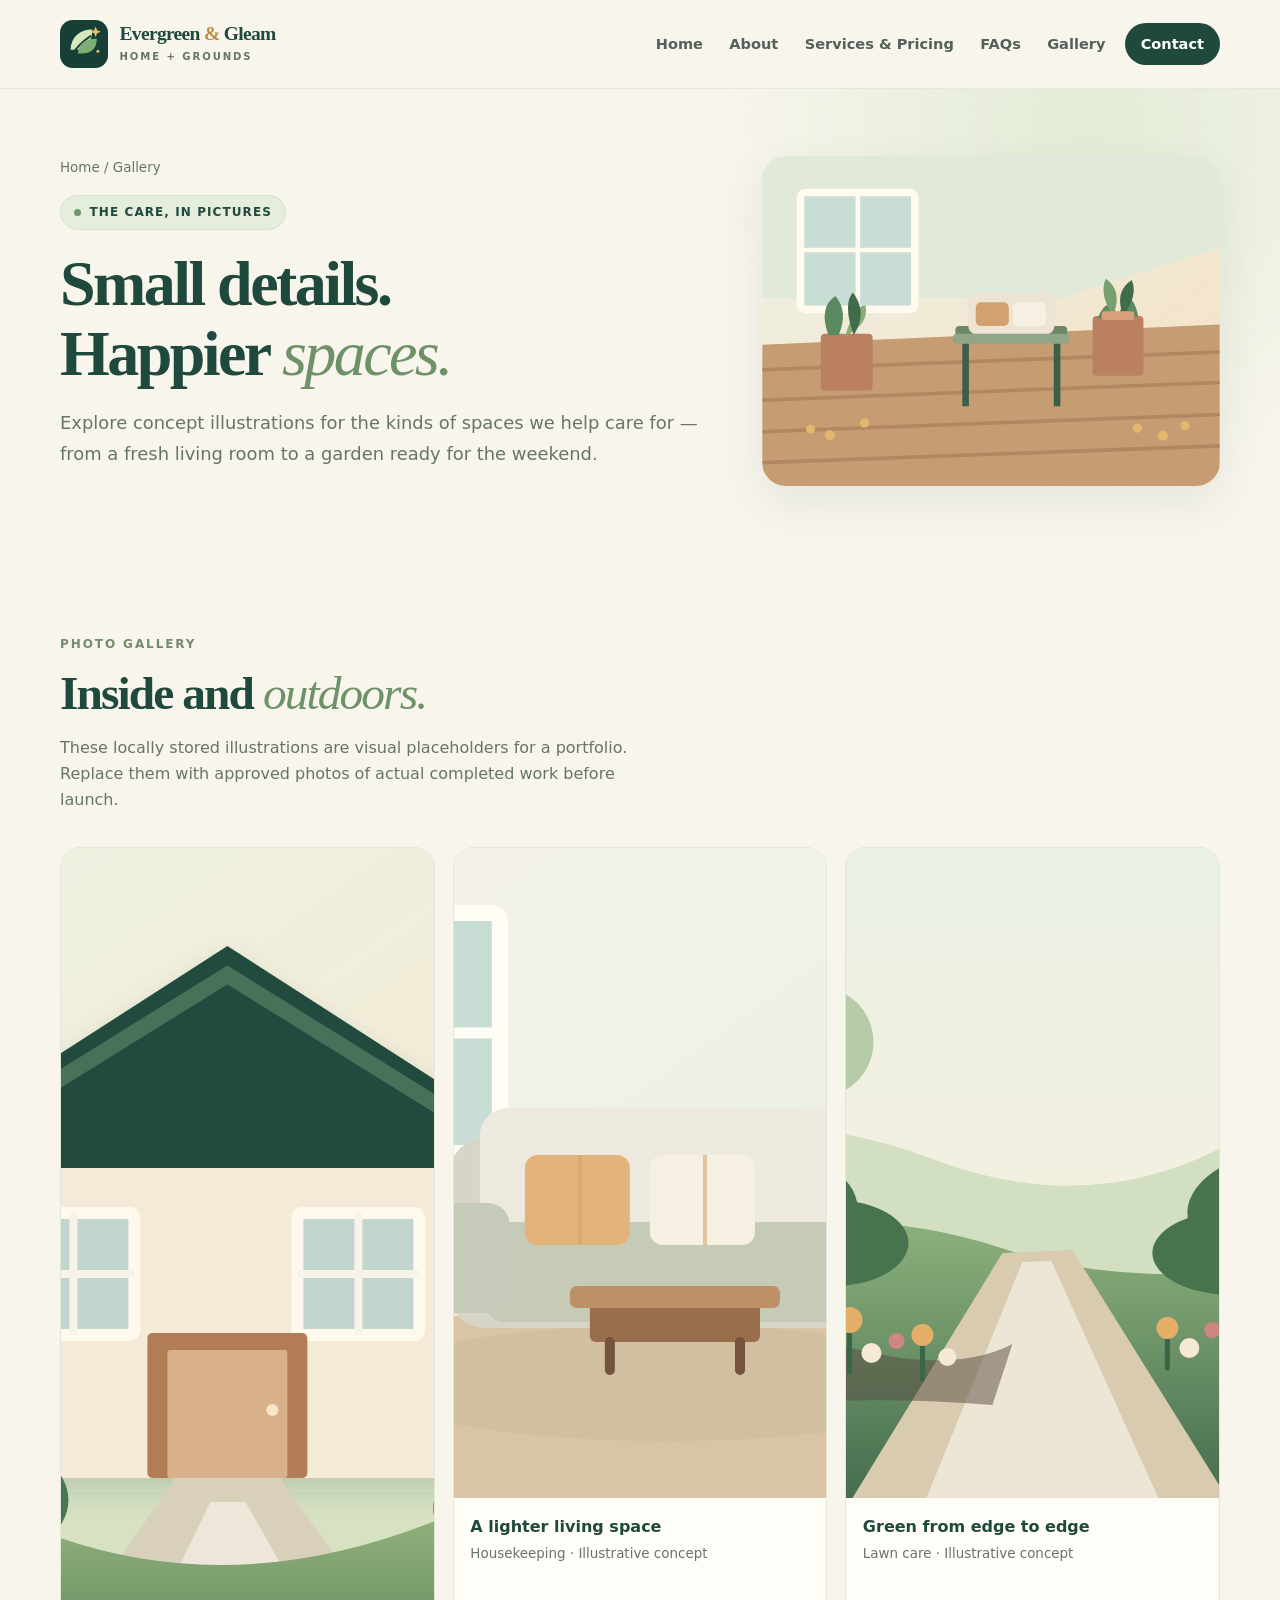
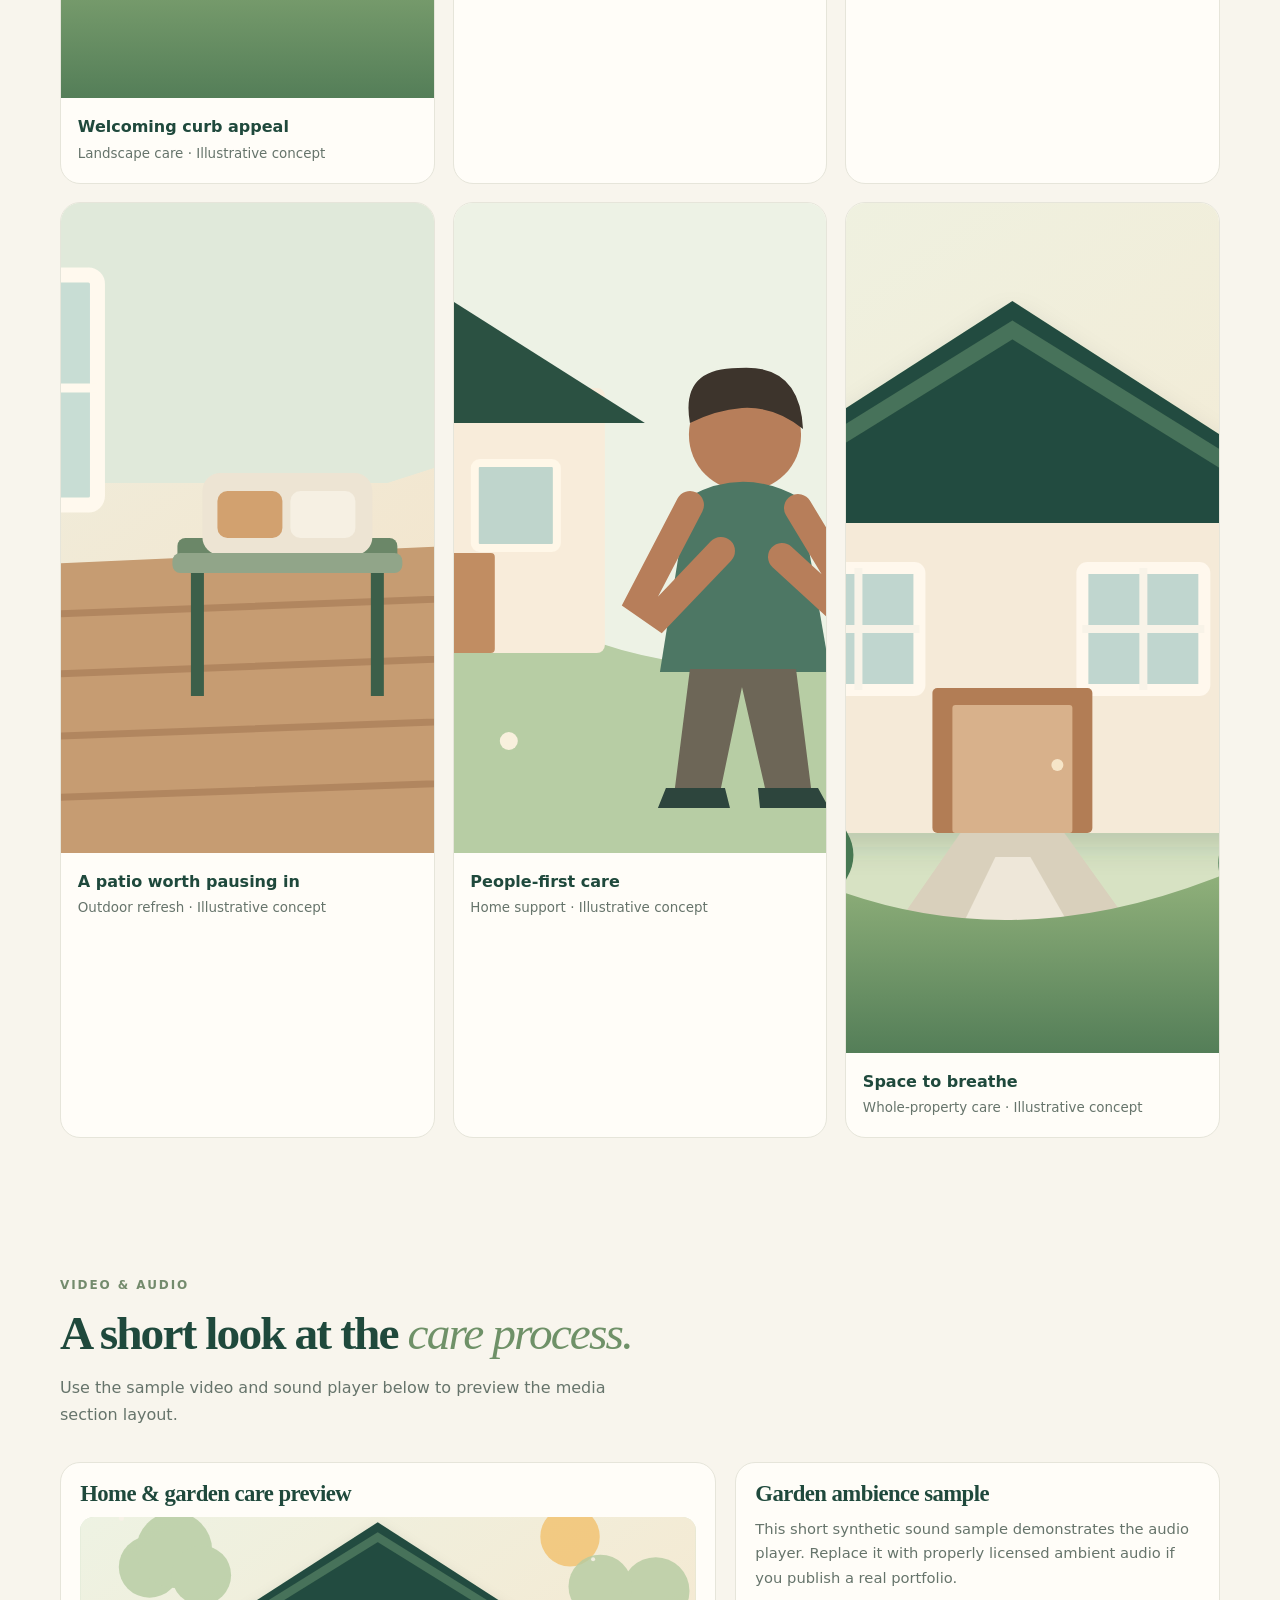
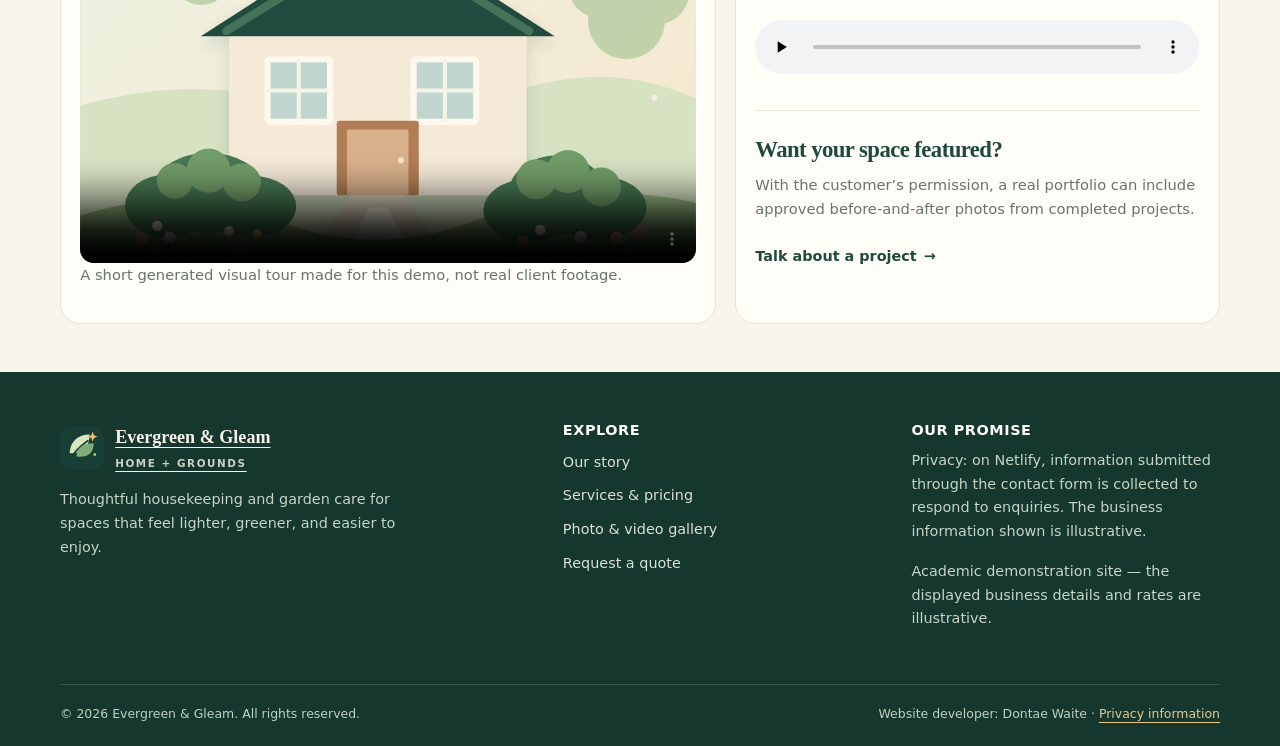
<file: individual-website-design-submission/website/pages/gallery.html>
<!DOCTYPE html>

<html lang="en">
<head>
<meta charset="utf-8"/>
<meta content="width=device-width, initial-scale=1" name="viewport"/>
<meta content="Explore illustrative home-care and garden-care visuals and a sample video and audio player." name="description"/>
<meta content="#1f493c" name="theme-color"/>
<title>Photo &amp; Video Gallery | Evergreen &amp; Gleam</title>
<link href="../img/favicon.svg" rel="icon" type="image/svg+xml"/>
<link href="../css/styles.css" rel="stylesheet"/>
</head>
<body>
<a class="skip-link" href="#main-content">Skip to main content</a>
<header class="site-header">
<div class="container header-inner">
<a aria-label="Evergreen and Gleam home" class="brand" href="../index.html">
<img alt="" aria-hidden="true" height="48" src="../img/logo.svg" width="48"/>
<span><span class="brand-name">Evergreen <span class="amp">&amp;</span> Gleam</span><span class="brand-tagline">Home + Grounds</span></span>
</a>
<button aria-controls="primary-navigation" aria-expanded="false" aria-label="Open navigation menu" class="menu-toggle" type="button"><span aria-hidden="true">☰</span><span data-menu-label="">Menu</span></button>
<nav aria-label="Main navigation" class="site-nav" id="primary-navigation"><a href="../index.html">Home</a><a href="about.html">About</a><a href="services.html">Services &amp; Pricing</a><a href="faq.html">FAQs</a><a href="gallery.html">Gallery</a><a class="nav-cta" href="contact.html">Contact</a></nav>
</div>
</header>
<main id="main-content">
<section class="page-hero"><div class="container page-hero-grid"><div><p class="breadcrumb"><a href="../index.html">Home</a> / Gallery</p><span class="eyebrow">The care, in pictures</span><h1>Small details. Happier <em>spaces.</em></h1><p class="lead">Explore concept illustrations for the kinds of spaces we help care for — from a fresh living room to a garden ready for the weekend.</p></div><div class="page-hero-art"><img alt="Cozy outdoor patio with plants and seating" height="650" src="../img/patio-refresh.svg" width="900"/></div></div></section>
<section class="section"><div class="container"><div class="section-heading"><div><div class="section-kicker">Photo gallery</div><h2>Inside and <em>outdoors.</em></h2><p>These locally stored illustrations are visual placeholders for a portfolio. Replace them with approved photos of actual completed work before launch.</p></div></div><div class="gallery-grid">
<figure class="gallery-item"><img alt="House surrounded by a neat green garden" height="850" loading="lazy" src="../img/hero-garden.svg" width="1200"/><figcaption><strong>Welcoming curb appeal</strong><span>Landscape care · Illustrative concept</span></figcaption></figure>
<figure class="gallery-item"><img alt="Fresh, bright living room with tidy furniture" height="650" loading="lazy" src="../img/clean-home.svg" width="900"/><figcaption><strong>A lighter living space</strong><span>Housekeeping · Illustrative concept</span></figcaption></figure>
<figure class="gallery-item"><img alt="Lawn and flower beds with a garden path" height="650" loading="lazy" src="../img/lawn-care.svg" width="900"/><figcaption><strong>Green from edge to edge</strong><span>Lawn care · Illustrative concept</span></figcaption></figure>
<figure class="gallery-item"><img alt="Outdoor seating on a warm wood patio with plants" height="650" loading="lazy" src="../img/patio-refresh.svg" width="900"/><figcaption><strong>A patio worth pausing in</strong><span>Outdoor refresh · Illustrative concept</span></figcaption></figure>
<figure class="gallery-item"><img alt="Home-care professional standing by a house" height="650" loading="lazy" src="../img/team-care.svg" width="900"/><figcaption><strong>People-first care</strong><span>Home support · Illustrative concept</span></figcaption></figure>
<figure class="gallery-item"><img alt="Carefully maintained front garden and house" height="850" loading="lazy" src="../img/hero-garden.svg" width="1200"/><figcaption><strong>Space to breathe</strong><span>Whole-property care · Illustrative concept</span></figcaption></figure>
</div></div></section>
<section class="section-tight"><div class="container"><div class="section-heading"><div><div class="section-kicker">Video &amp; audio</div><h2>A short look at the <em>care process.</em></h2><p>Use the sample video and sound player below to preview the media section layout.</p></div></div><div class="media-grid"><section class="media-card"><h3>Home &amp; garden care preview</h3><video aria-label="A short illustrated home and garden care preview" controls="" poster="../img/hero-garden.svg" preload="metadata"><source src="../vid/garden-care-tour.mp4" type="video/mp4"/><p>Your browser does not support the video element. You can still browse the illustrated gallery above.</p></video><p class="small-note">A short generated visual tour made for this demo, not real client footage.</p></section><section class="media-card"><h3>Garden ambience sample</h3><p>This short synthetic sound sample demonstrates the audio player. Replace it with properly licensed ambient audio if you publish a real portfolio.</p><audio controls="" preload="none"><source src="../vid/garden-ambience.wav" type="audio/wav"/><p>Your browser does not support the audio element.</p></audio><hr/><h3>Want your space featured?</h3><p>With the customer’s permission, a real portfolio can include approved before-and-after photos from completed projects.</p><a class="text-link" href="contact.html">Talk about a project <span aria-hidden="true">→</span></a></section></div></div></section>
</main>
<footer class="site-footer">
<div class="container">
<div class="footer-main">
<div>
<a aria-label="Evergreen and Gleam home" class="footer-brand" href="../index.html"><img alt="" height="44" src="../img/logo.svg" width="44"/><span><strong>Evergreen &amp; Gleam</strong><small>HOME + GROUNDS</small></span></a>
<p>Thoughtful housekeeping and garden care for spaces that feel lighter, greener, and easier to enjoy.</p>
</div>
<div>
<h3>Explore</h3>
<ul class="footer-links"><li><a href="about.html">Our story</a></li><li><a href="services.html">Services &amp; pricing</a></li><li><a href="gallery.html">Photo &amp; video gallery</a></li><li><a href="contact.html">Request a quote</a></li></ul>
</div>
<div>
<h3>Our promise</h3>
<p id="privacy">Privacy: on Netlify, information submitted through the contact form is collected to respond to enquiries. The business information shown is illustrative.</p>
<p class="small-note muted-on-dark">Academic demonstration site — the displayed business details and rates are illustrative.</p>
</div>
</div>
<div class="footer-bottom"><span>© <span data-year="">2026</span> Evergreen &amp; Gleam. All rights reserved.</span><span>Website developer: Dontae Waite · <a href="privacy.html">Privacy information</a></span></div>
</div>
</footer>
<script defer="" src="../scripts/main.js"></script>
</body>
</html>
</file>
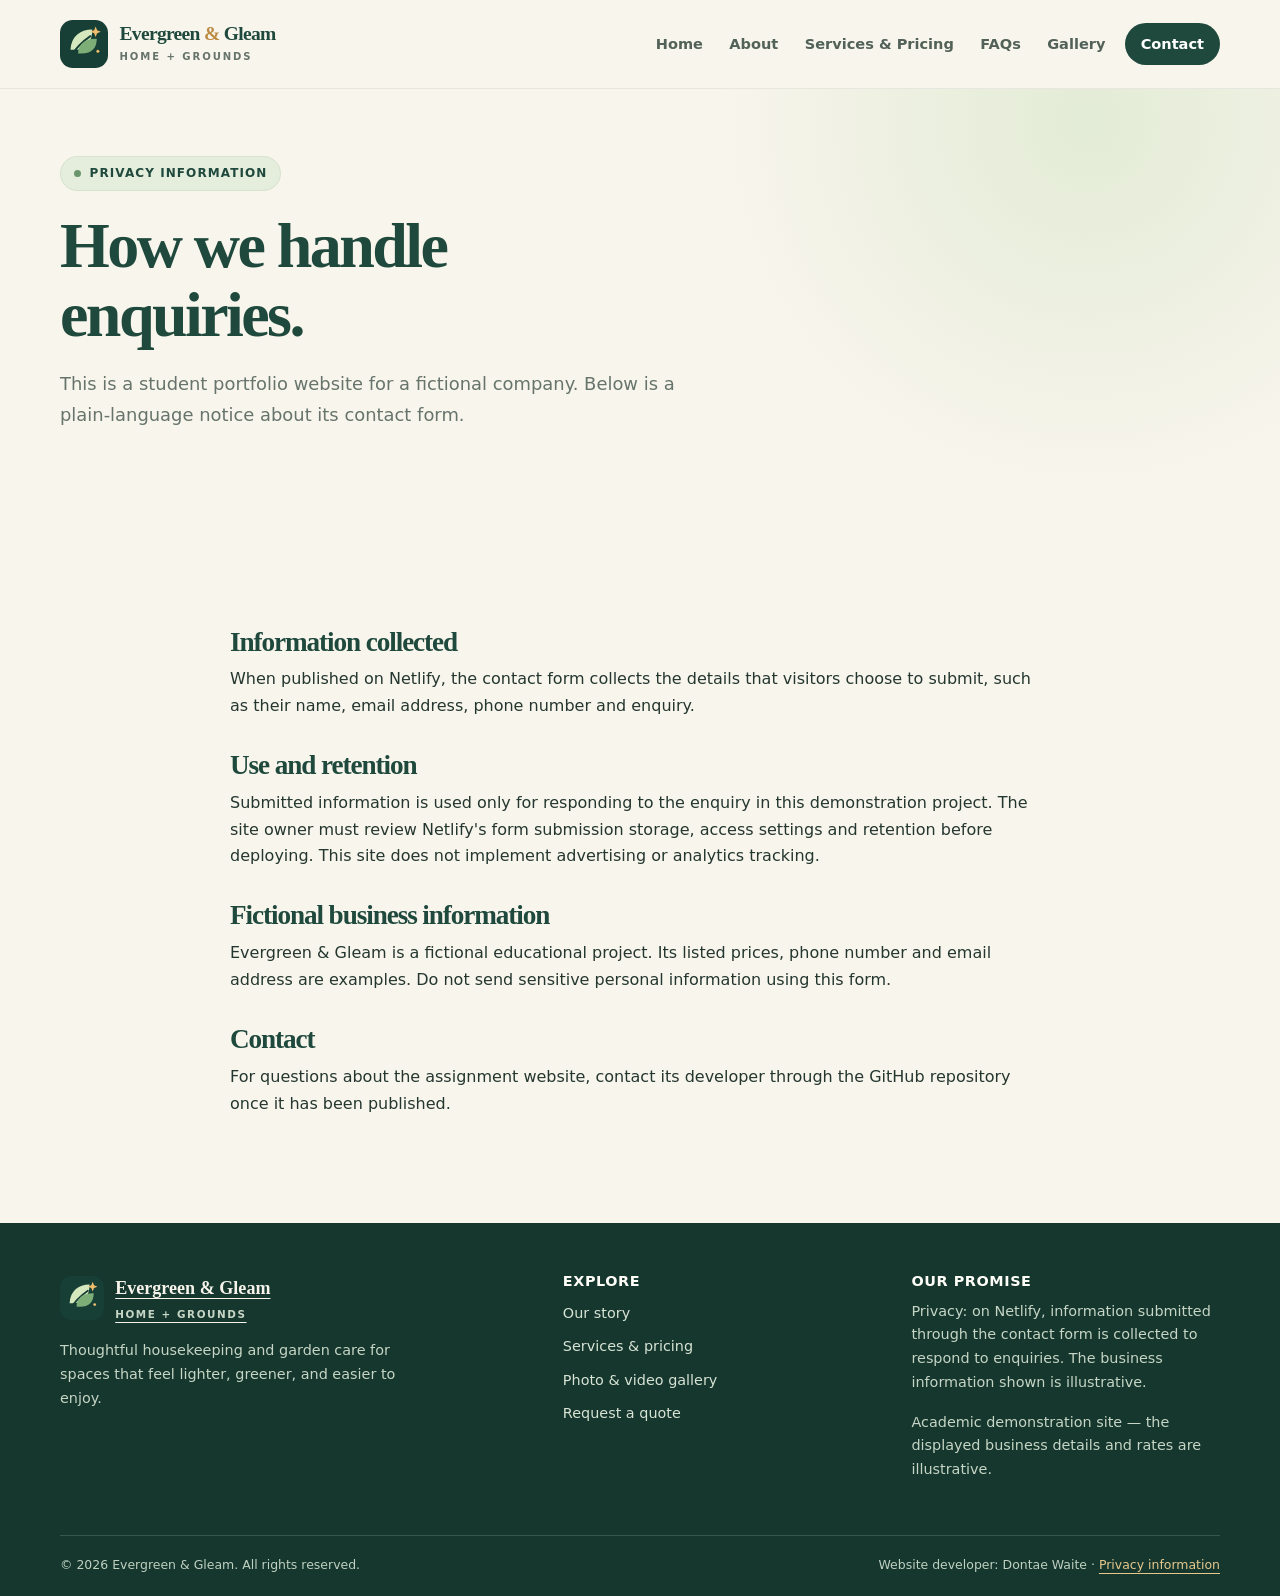
<file: individual-website-design-submission/website/pages/privacy.html>
<!DOCTYPE html>

<html lang="en">
<head>
<meta charset="utf-8"/>
<meta content="width=device-width, initial-scale=1" name="viewport"/>
<meta content="Learn about Evergreen and Gleam, our approach to housekeeping and landscaping." name="description"/>
<meta content="#1f493c" name="theme-color"/>
<title>Privacy | Evergreen &amp; Gleam</title>
<link href="../img/favicon.svg" rel="icon" type="image/svg+xml"/>
<link href="../css/styles.css" rel="stylesheet"/>
</head>
<body>
<a class="skip-link" href="#main-content">Skip to main content</a>
<header class="site-header">
<div class="container header-inner">
<a aria-label="Evergreen and Gleam home" class="brand" href="../index.html">
<img alt="" aria-hidden="true" height="48" src="../img/logo.svg" width="48"/>
<span><span class="brand-name">Evergreen <span class="amp">&amp;</span> Gleam</span><span class="brand-tagline">Home + Grounds</span></span>
</a>
<button aria-controls="primary-navigation" aria-expanded="false" aria-label="Open navigation menu" class="menu-toggle" type="button"><span aria-hidden="true">☰</span><span data-menu-label="">Menu</span></button>
<nav aria-label="Main navigation" class="site-nav" id="primary-navigation"><a href="../index.html">Home</a><a href="about.html">About</a><a href="services.html">Services &amp; Pricing</a><a href="faq.html">FAQs</a><a href="gallery.html">Gallery</a><a class="nav-cta" href="contact.html">Contact</a></nav>
</div>
</header>
<main id="main-content"><section class="page-hero"><div class="container"><span class="eyebrow">Privacy information</span><h1>How we handle enquiries.</h1><p class="lead">This is a student portfolio website for a fictional company. Below is a plain-language notice about its contact form.</p></div></section><section class="section"><div class="container privacy-copy"><h2>Information collected</h2><p>When published on Netlify, the contact form collects the details that visitors choose to submit, such as their name, email address, phone number and enquiry.</p><h2>Use and retention</h2><p>Submitted information is used only for responding to the enquiry in this demonstration project. The site owner must review Netlify's form submission storage, access settings and retention before deploying. This site does not implement advertising or analytics tracking.</p><h2>Fictional business information</h2><p>Evergreen &amp; Gleam is a fictional educational project. Its listed prices, phone number and email address are examples. Do not send sensitive personal information using this form.</p><h2>Contact</h2><p>For questions about the assignment website, contact its developer through the GitHub repository once it has been published.</p></div></section></main>
<footer class="site-footer">
<div class="container">
<div class="footer-main">
<div>
<a aria-label="Evergreen and Gleam home" class="footer-brand" href="../index.html"><img alt="" height="44" src="../img/logo.svg" width="44"/><span><strong>Evergreen &amp; Gleam</strong><small>HOME + GROUNDS</small></span></a>
<p>Thoughtful housekeeping and garden care for spaces that feel lighter, greener, and easier to enjoy.</p>
</div>
<div>
<h3>Explore</h3>
<ul class="footer-links"><li><a href="about.html">Our story</a></li><li><a href="services.html">Services &amp; pricing</a></li><li><a href="gallery.html">Photo &amp; video gallery</a></li><li><a href="contact.html">Request a quote</a></li></ul>
</div>
<div>
<h3>Our promise</h3>
<p id="privacy">Privacy: on Netlify, information submitted through the contact form is collected to respond to enquiries. The business information shown is illustrative.</p>
<p class="small-note muted-on-dark">Academic demonstration site — the displayed business details and rates are illustrative.</p>
</div>
</div>
<div class="footer-bottom"><span>© <span data-year="">2026</span> Evergreen &amp; Gleam. All rights reserved.</span><span>Website developer: Dontae Waite · <a href="privacy.html">Privacy information</a></span></div>
</div>
</footer>
<script defer="" src="../scripts/main.js"></script>
</body>
</html>
</file>
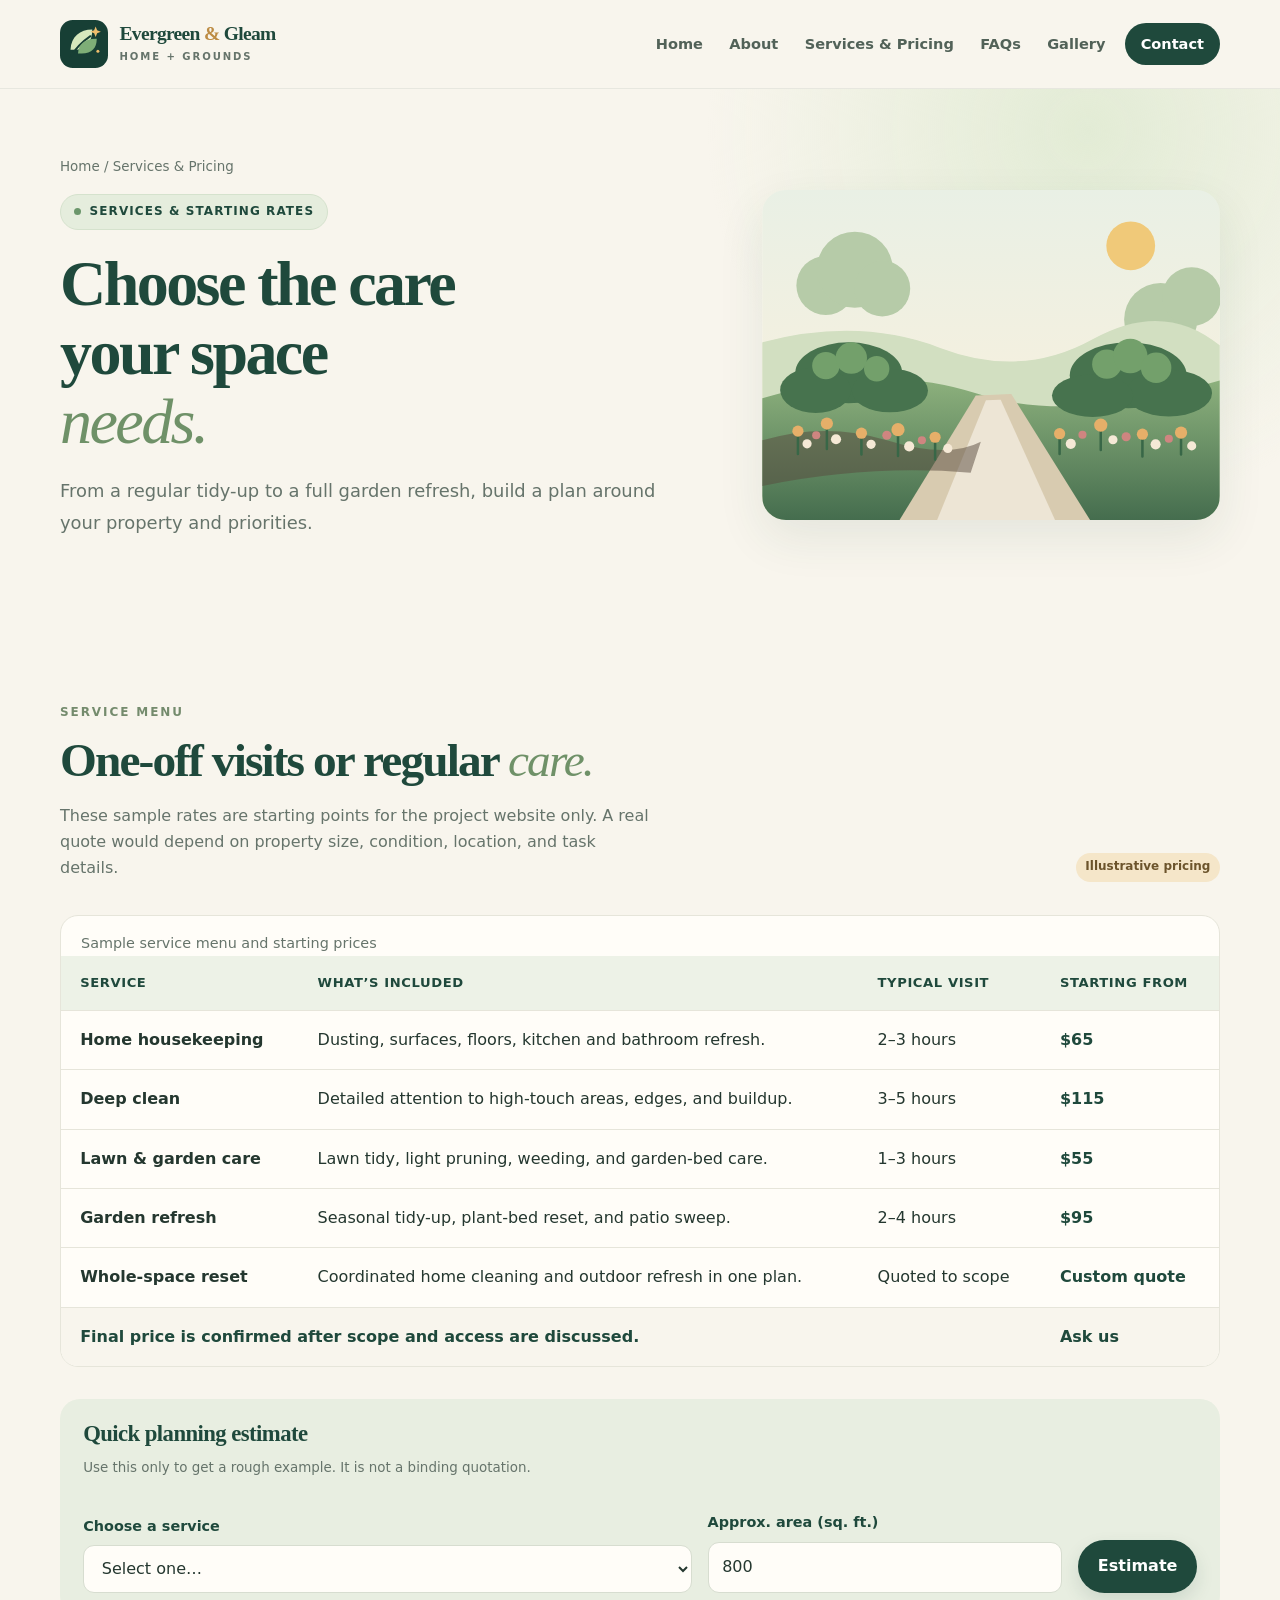
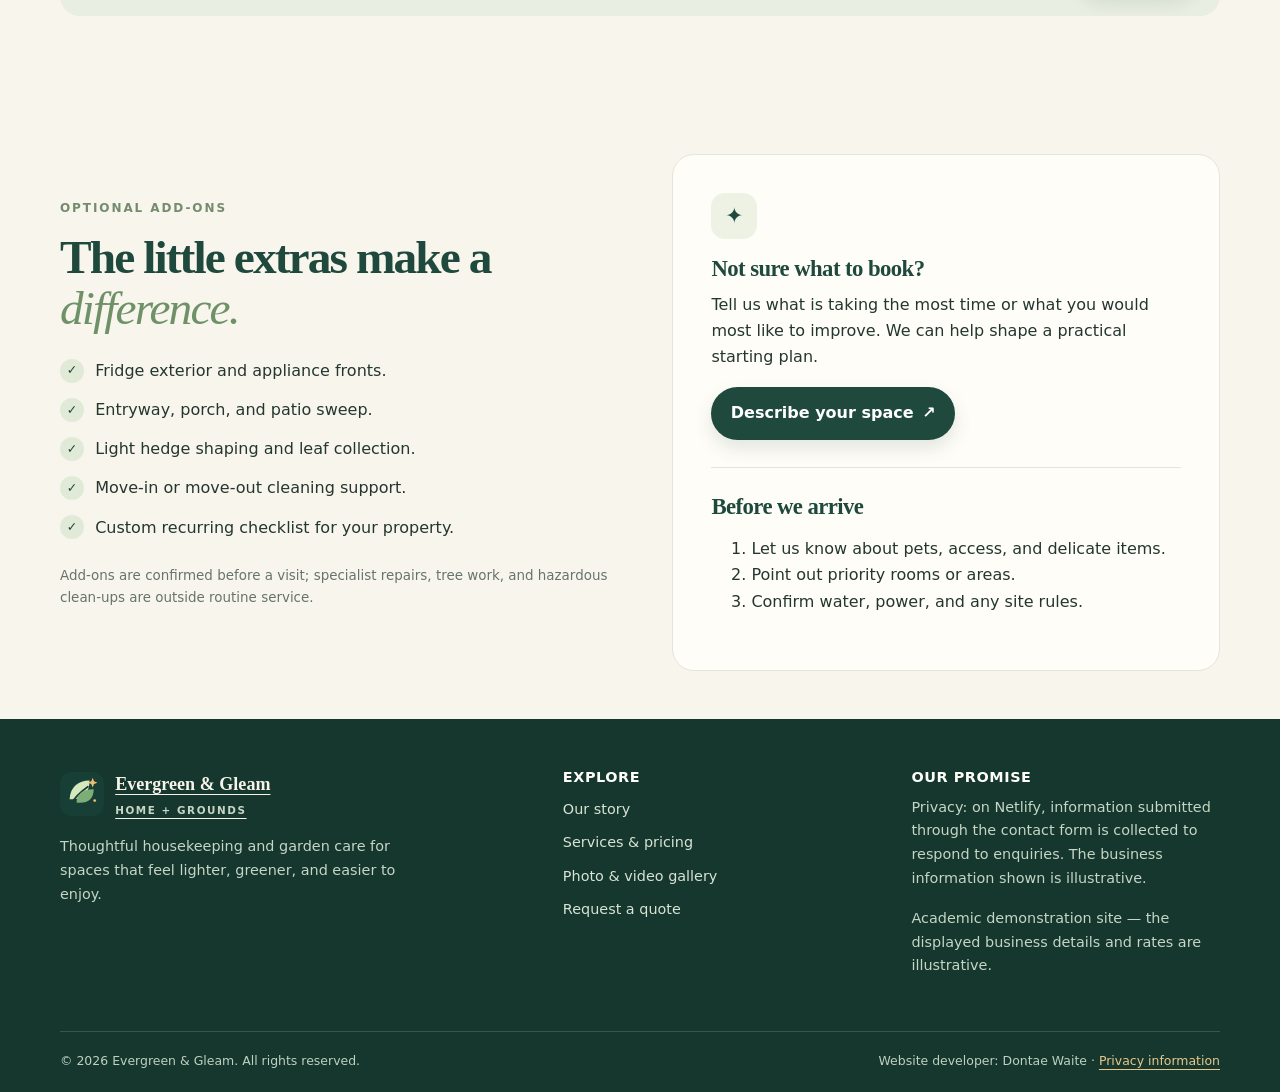
<file: individual-website-design-submission/website/pages/services.html>
<!DOCTYPE html>

<html lang="en">
<head>
<meta charset="utf-8"/>
<meta content="width=device-width, initial-scale=1" name="viewport"/>
<meta content="Explore sample housekeeping and landscaping services, starting rates, and a simple planning estimator." name="description"/>
<meta content="#1f493c" name="theme-color"/>
<title>Services &amp; Pricing | Evergreen &amp; Gleam</title>
<link href="../img/favicon.svg" rel="icon" type="image/svg+xml"/>
<link href="../css/styles.css" rel="stylesheet"/>
</head>
<body>
<a class="skip-link" href="#main-content">Skip to main content</a>
<header class="site-header">
<div class="container header-inner">
<a aria-label="Evergreen and Gleam home" class="brand" href="../index.html">
<img alt="" aria-hidden="true" height="48" src="../img/logo.svg" width="48"/>
<span><span class="brand-name">Evergreen <span class="amp">&amp;</span> Gleam</span><span class="brand-tagline">Home + Grounds</span></span>
</a>
<button aria-controls="primary-navigation" aria-expanded="false" aria-label="Open navigation menu" class="menu-toggle" type="button"><span aria-hidden="true">☰</span><span data-menu-label="">Menu</span></button>
<nav aria-label="Main navigation" class="site-nav" id="primary-navigation"><a href="../index.html">Home</a><a href="about.html">About</a><a href="services.html">Services &amp; Pricing</a><a href="faq.html">FAQs</a><a href="gallery.html">Gallery</a><a class="nav-cta" href="contact.html">Contact</a></nav>
</div>
</header>
<main id="main-content">
<section class="page-hero"><div class="container page-hero-grid"><div><p class="breadcrumb"><a href="../index.html">Home</a> / Services &amp; Pricing</p><span class="eyebrow">Services &amp; starting rates</span><h1>Choose the care your space <em>needs.</em></h1><p class="lead">From a regular tidy-up to a full garden refresh, build a plan around your property and priorities.</p></div><div class="page-hero-art"><img alt="Well-kept lawn and colorful garden beds" height="650" src="../img/lawn-care.svg" width="900"/></div></div></section>
<section class="section"><div class="container"><div class="section-heading"><div><div class="section-kicker">Service menu</div><h2>One-off visits or regular <em>care.</em></h2><p>These sample rates are starting points for the project website only. A real quote would depend on property size, condition, location, and task details.</p></div><span class="note-chip">Illustrative pricing</span></div>
<div class="pricing-wrap"><table><caption>Sample service menu and starting prices</caption><thead><tr><th scope="col">Service</th><th scope="col">What’s included</th><th scope="col">Typical visit</th><th scope="col">Starting from</th></tr></thead><tbody>
<tr id="housekeeping"><td><strong>Home housekeeping</strong></td><td>Dusting, surfaces, floors, kitchen and bathroom refresh.</td><td>2–3 hours</td><td class="price">$65</td></tr>
<tr><td><strong>Deep clean</strong></td><td>Detailed attention to high-touch areas, edges, and buildup.</td><td>3–5 hours</td><td class="price">$115</td></tr>
<tr id="landscaping"><td><strong>Lawn &amp; garden care</strong></td><td>Lawn tidy, light pruning, weeding, and garden-bed care.</td><td>1–3 hours</td><td class="price">$55</td></tr>
<tr><td><strong>Garden refresh</strong></td><td>Seasonal tidy-up, plant-bed reset, and patio sweep.</td><td>2–4 hours</td><td class="price">$95</td></tr>
<tr id="refresh"><td><strong>Whole-space reset</strong></td><td>Coordinated home cleaning and outdoor refresh in one plan.</td><td>Quoted to scope</td><td class="price">Custom quote</td></tr>
</tbody><tfoot><tr><td colspan="3">Final price is confirmed after scope and access are discussed.</td><td>Ask us</td></tr></tfoot></table></div>
<div class="estimator"><div><h3>Quick planning estimate</h3><p class="small-note">Use this only to get a rough example. It is not a binding quotation.</p></div><form class="estimator-fields" data-estimator=""><div class="form-field"><label for="estimate-service">Choose a service</label><select id="estimate-service" name="estimate-service" required=""><option value="">Select one…</option><option value="housekeeping">Home housekeeping</option><option value="deepclean">Deep clean</option><option value="landscaping">Lawn &amp; garden care</option><option value="gardenreset">Garden refresh</option></select></div><div class="form-field"><label for="estimate-size">Approx. area (sq. ft.)</label><input id="estimate-size" max="50000" min="1" name="estimate-size" required="" type="number" value="800"/></div><button class="button button-primary" type="submit">Estimate</button></form><p aria-live="polite" class="form-status estimate-result" data-estimate-result="" role="status"></p></div>
</div></section>
<section class="section-tight"><div class="container split"><div><div class="section-kicker">Optional add-ons</div><h2>The little extras make a <em>difference.</em></h2><ul class="check-list"><li>Fridge exterior and appliance fronts.</li><li>Entryway, porch, and patio sweep.</li><li>Light hedge shaping and leaf collection.</li><li>Move-in or move-out cleaning support.</li><li>Custom recurring checklist for your property.</li></ul><p class="small-note">Add-ons are confirmed before a visit; specialist repairs, tree work, and hazardous clean-ups are outside routine service.</p></div><div class="content-panel"><div aria-hidden="true" class="icon-tile">✦</div><h3>Not sure what to book?</h3><p>Tell us what is taking the most time or what you would most like to improve. We can help shape a practical starting plan.</p><a class="button button-primary" href="contact.html">Describe your space <span aria-hidden="true">↗</span></a><hr/><h3>Before we arrive</h3><ol><li>Let us know about pets, access, and delicate items.</li><li>Point out priority rooms or areas.</li><li>Confirm water, power, and any site rules.</li></ol></div></div></section>
</main>
<footer class="site-footer">
<div class="container">
<div class="footer-main">
<div>
<a aria-label="Evergreen and Gleam home" class="footer-brand" href="../index.html"><img alt="" height="44" src="../img/logo.svg" width="44"/><span><strong>Evergreen &amp; Gleam</strong><small>HOME + GROUNDS</small></span></a>
<p>Thoughtful housekeeping and garden care for spaces that feel lighter, greener, and easier to enjoy.</p>
</div>
<div>
<h3>Explore</h3>
<ul class="footer-links"><li><a href="about.html">Our story</a></li><li><a href="services.html">Services &amp; pricing</a></li><li><a href="gallery.html">Photo &amp; video gallery</a></li><li><a href="contact.html">Request a quote</a></li></ul>
</div>
<div>
<h3>Our promise</h3>
<p id="privacy">Privacy: on Netlify, information submitted through the contact form is collected to respond to enquiries. The business information shown is illustrative.</p>
<p class="small-note muted-on-dark">Academic demonstration site — the displayed business details and rates are illustrative.</p>
</div>
</div>
<div class="footer-bottom"><span>© <span data-year="">2026</span> Evergreen &amp; Gleam. All rights reserved.</span><span>Website developer: Dontae Waite · <a href="privacy.html">Privacy information</a></span></div>
</div>
</footer>
<script defer="" src="../scripts/main.js"></script>
</body>
</html>
</file>
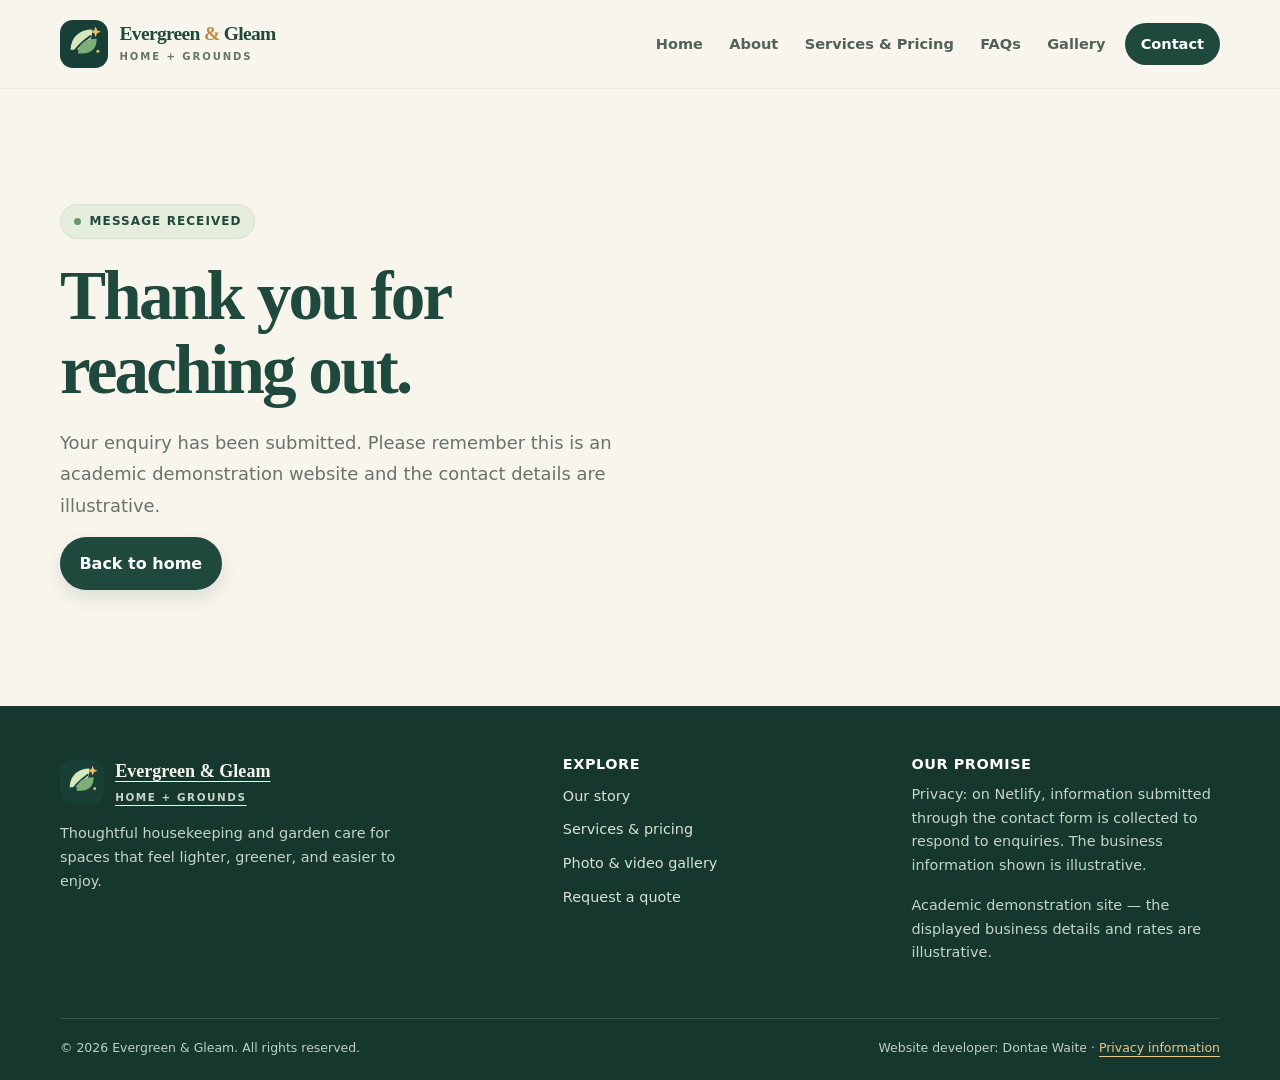
<file: individual-website-design-submission/website/pages/thank-you.html>
<!DOCTYPE html>

<html lang="en">
<head>
<meta charset="utf-8"/>
<meta content="width=device-width, initial-scale=1" name="viewport"/>
<meta content="Learn about Evergreen and Gleam, our approach to housekeeping and landscaping." name="description"/>
<meta content="#1f493c" name="theme-color"/>
<title>Thank you | Evergreen &amp; Gleam</title>
<link href="../img/favicon.svg" rel="icon" type="image/svg+xml"/>
<link href="../css/styles.css" rel="stylesheet"/>
</head>
<body>
<a class="skip-link" href="#main-content">Skip to main content</a>
<header class="site-header">
<div class="container header-inner">
<a aria-label="Evergreen and Gleam home" class="brand" href="../index.html">
<img alt="" aria-hidden="true" height="48" src="../img/logo.svg" width="48"/>
<span><span class="brand-name">Evergreen <span class="amp">&amp;</span> Gleam</span><span class="brand-tagline">Home + Grounds</span></span>
</a>
<button aria-controls="primary-navigation" aria-expanded="false" aria-label="Open navigation menu" class="menu-toggle" type="button"><span aria-hidden="true">☰</span><span data-menu-label="">Menu</span></button>
<nav aria-label="Main navigation" class="site-nav" id="primary-navigation"><a href="../index.html">Home</a><a href="about.html">About</a><a href="services.html">Services &amp; Pricing</a><a href="faq.html">FAQs</a><a href="gallery.html">Gallery</a><a class="nav-cta" href="contact.html">Contact</a></nav>
</div>
</header>
<main id="main-content"><section class="not-found"><div class="container"><span class="eyebrow">Message received</span><h1>Thank you for reaching out.</h1><p class="lead">Your enquiry has been submitted. Please remember this is an academic demonstration website and the contact details are illustrative.</p><a class="button button-primary" href="../index.html">Back to home</a></div></section></main>
<footer class="site-footer">
<div class="container">
<div class="footer-main">
<div>
<a aria-label="Evergreen and Gleam home" class="footer-brand" href="../index.html"><img alt="" height="44" src="../img/logo.svg" width="44"/><span><strong>Evergreen &amp; Gleam</strong><small>HOME + GROUNDS</small></span></a>
<p>Thoughtful housekeeping and garden care for spaces that feel lighter, greener, and easier to enjoy.</p>
</div>
<div>
<h3>Explore</h3>
<ul class="footer-links"><li><a href="about.html">Our story</a></li><li><a href="services.html">Services &amp; pricing</a></li><li><a href="gallery.html">Photo &amp; video gallery</a></li><li><a href="contact.html">Request a quote</a></li></ul>
</div>
<div>
<h3>Our promise</h3>
<p id="privacy">Privacy: on Netlify, information submitted through the contact form is collected to respond to enquiries. The business information shown is illustrative.</p>
<p class="small-note muted-on-dark">Academic demonstration site — the displayed business details and rates are illustrative.</p>
</div>
</div>
<div class="footer-bottom"><span>© <span data-year="">2026</span> Evergreen &amp; Gleam. All rights reserved.</span><span>Website developer: Dontae Waite · <a href="privacy.html">Privacy information</a></span></div>
</div>
</footer>
<script defer="" src="../scripts/main.js"></script>
</body>
</html>
</file>
<file: individual-website-design-submission/website/css/styles.css>
:root {
  --forest: #1f493c;
  --forest-deep: #14362d;
  --sage: #dce8d2;
  --sage-mid: #9db990;
  --leaf: #648866;
  --cream: #f8f5ed;
  --paper: #fffdf8;
  --sand: #e9ddc9;
  --gold: #e8bd71;
  --ink: #24372f;
  --muted: #66746b;
  --line: #e6e5da;
  --shadow: 0 18px 48px rgba(31, 73, 60, .09);
  --radius: 22px;
  --container: 1160px;
}
* { box-sizing: border-box; }
html { scroll-behavior: smooth; }
body { margin: 0; color: var(--ink); background: var(--cream); font-family: Inter, ui-sans-serif, system-ui, -apple-system, BlinkMacSystemFont, "Segoe UI", sans-serif; font-size: 16px; line-height: 1.65; }
img, video { max-width: 100%; display: block; }
a { color: inherit; text-decoration-thickness: 1px; text-underline-offset: 4px; }
a:hover { color: var(--leaf); }
button, input, select, textarea { font: inherit; }
button, .button { cursor: pointer; }
:focus-visible { outline: 3px solid #bf8e3d; outline-offset: 4px; }
.skip-link { position: absolute; top: -60px; left: 1rem; z-index: 999; background: var(--paper); padding: .75rem 1rem; border-radius: 10px; }
.skip-link:focus { top: 1rem; }
.container { width: min(var(--container), calc(100% - 2.5rem)); margin-inline: auto; }
.site-header { position: sticky; top: 0; z-index: 50; background: rgba(248, 245, 237, .94); backdrop-filter: blur(14px); border-bottom: 1px solid rgba(31, 73, 60, .08); }
.header-inner { min-height: 88px; display: flex; align-items: center; justify-content: space-between; gap: 2rem; }
.brand { display: inline-flex; align-items: center; gap: .72rem; color: var(--forest); text-decoration: none; min-width: 230px; }
.brand img { width: 48px; height: 48px; }
.brand-name { display: block; font-family: Georgia, "Times New Roman", serif; font-size: 1.22rem; font-weight: 700; letter-spacing: -.035em; line-height: 1.12; }
.brand-name .amp { color: #bd8c44; }
.brand-tagline { display: block; margin-top: .24rem; font-size: .63rem; font-weight: 750; letter-spacing: .19em; text-transform: uppercase; color: var(--muted); }
.site-nav { display: flex; align-items: center; gap: .25rem; }
.site-nav a { display: inline-flex; align-items: center; min-height: 42px; padding: .55rem .7rem; color: #526258; text-decoration: none; font-size: .91rem; font-weight: 650; border-radius: 999px; white-space: nowrap; }
.site-nav a:hover, .site-nav a[aria-current="page"] { color: var(--forest); background: #e9eee2; }
.site-nav .nav-cta { background: var(--forest); color: white; padding-inline: 1rem; margin-left: .25rem; }
.site-nav .nav-cta:hover, .site-nav .nav-cta[aria-current="page"] { background: var(--forest-deep); color: white; }
.menu-toggle { display: none; align-items: center; justify-content: center; gap: .45rem; border: 1px solid var(--line); border-radius: 999px; padding: .65rem .9rem; color: var(--forest); background: var(--paper); font-weight: 700; }
.hero { padding: clamp(3rem, 6vw, 5.5rem) 0 4.5rem; overflow: hidden; }
.hero-grid { display: grid; grid-template-columns: 1.02fr .98fr; gap: clamp(2rem, 4vw, 4.8rem); align-items: center; }
.eyebrow { display: inline-flex; align-items: center; gap: .55rem; color: var(--forest); background: #e5eddd; border: 1px solid #d5e2cd; padding: .42rem .8rem; border-radius: 999px; font-size: .75rem; font-weight: 800; letter-spacing: .09em; text-transform: uppercase; }
.eyebrow::before { content: ""; width: 7px; height: 7px; border-radius: 99px; background: #6b966b; }
h1, h2, h3 { color: var(--forest); font-family: Georgia, "Times New Roman", serif; line-height: 1.08; letter-spacing: -.04em; font-weight: 600; }
h1 { margin: 1.2rem 0 1.2rem; font-size: clamp(2.8rem, 5.4vw, 5.3rem); max-width: 12ch; }
h1 em, h2 em { color: #6f9168; font-weight: 500; }
h2 { margin: 0 0 1rem; font-size: clamp(2rem, 3.7vw, 3.2rem); }
h3 { margin: 0 0 .65rem; font-size: 1.42rem; letter-spacing: -.025em; }
p { margin: 0 0 1rem; }
.lead { font-size: clamp(1.03rem, 1.4vw, 1.2rem); line-height: 1.75; color: var(--muted); max-width: 56ch; }
.hero-actions { display: flex; flex-wrap: wrap; align-items: center; gap: .85rem; margin: 1.75rem 0 1.8rem; }
.button { display: inline-flex; align-items: center; justify-content: center; gap: .55rem; min-height: 49px; padding: .78rem 1.15rem; border: 1px solid transparent; border-radius: 999px; font-weight: 750; text-decoration: none; transition: transform .18s ease, background .18s ease; }
.button:hover { transform: translateY(-2px); }
.button-primary { color: white; background: var(--forest); box-shadow: 0 8px 18px rgba(31,73,60,.13); }
.button-primary:hover { color: white; background: var(--forest-deep); }
.button-secondary { color: var(--forest); background: var(--paper); border-color: #d9e0d3; }
.button-secondary:hover { background: #eef3e9; }
.hero-note { display: flex; align-items: center; gap: .8rem; color: var(--muted); font-size: .88rem; }
.avatar-stack { display: flex; align-items: center; }
.avatar-stack span { display: grid; place-items: center; width: 31px; height: 31px; margin-left: -7px; border-radius: 50%; background: var(--sage); border: 2px solid var(--cream); color: var(--forest); font-size: .68rem; font-weight: 800; }
.avatar-stack span:first-child { margin-left: 0; background: #e7c68d; }
.hero-art { position: relative; }
.hero-art > img { width: 100%; border-radius: 34px; aspect-ratio: 1.04 / 1; object-fit: cover; box-shadow: var(--shadow); }
.floating-note { position: absolute; right: -1.2rem; bottom: 2rem; max-width: 230px; display: flex; align-items: flex-start; gap: .75rem; padding: 1rem 1.1rem; border: 1px solid rgba(31,73,60,.08); border-radius: 18px; background: rgba(255,253,248,.95); box-shadow: var(--shadow); }
.floating-icon { width: 40px; height: 40px; flex: 0 0 40px; display: grid; place-items: center; border-radius: 13px; background: #e8efdf; color: var(--forest); font-size: 1.2rem; }
.floating-note strong { display: block; font-size: .9rem; line-height: 1.3; color: var(--forest); }
.floating-note small { display: block; margin-top: .3rem; line-height: 1.4; color: var(--muted); }
.trust-strip { background: var(--forest); color: #f8f5ed; padding: 1.5rem 0; }
.trust-grid { display: grid; grid-template-columns: repeat(4,1fr); gap: 1rem; }
.trust-item { display: flex; align-items: center; justify-content: center; gap: .65rem; text-align: center; font-size: .91rem; font-weight: 650; }
.trust-item span { color: var(--gold); font-size: 1.15rem; }
.section { padding: clamp(3.7rem, 7vw, 6rem) 0; }
.section-tight { padding: 3rem 0; }
.section-heading { display: flex; align-items: end; justify-content: space-between; gap: 2rem; margin-bottom: 2.1rem; }
.section-heading > div { max-width: 650px; }
.section-heading p { color: var(--muted); max-width: 58ch; margin-bottom: 0; }
.section-kicker { color: #748b6d; font-size: .75rem; font-weight: 850; letter-spacing: .16em; text-transform: uppercase; margin-bottom: .8rem; }
.card-grid { display: grid; grid-template-columns: repeat(3, 1fr); gap: 1.2rem; }
.service-card { padding: 1.45rem; border: 1px solid var(--line); border-radius: var(--radius); background: var(--paper); box-shadow: 0 8px 28px rgba(31,73,60,.035); }
.service-visual { height: 170px; border-radius: 15px; margin-bottom: 1.25rem; overflow: hidden; background: var(--sage); }
.service-visual img { width: 100%; height: 100%; object-fit: cover; }
.icon-tile { width: 46px; height: 46px; display: grid; place-items: center; border-radius: 14px; background: #edf2e5; color: var(--forest); margin-bottom: 1.1rem; font-size: 1.35rem; }
.service-card p, .feature-card p { color: var(--muted); font-size: .96rem; }
.text-link { display: inline-flex; align-items: center; gap: .45rem; margin-top: .5rem; color: var(--forest); text-decoration: none; font-size: .9rem; font-weight: 800; }
.text-link:hover { gap: .7rem; }
.split { display: grid; grid-template-columns: 1fr 1fr; gap: clamp(2rem, 5vw, 5rem); align-items: center; }
.split-art { overflow: hidden; border-radius: 28px; box-shadow: var(--shadow); }
.split-art img { width: 100%; aspect-ratio: 1.05 / 1; object-fit: cover; }
.check-list { list-style: none; padding: 0; margin: 1.5rem 0; display: grid; gap: .8rem; }
.check-list li { display: flex; gap: .7rem; align-items: flex-start; }
.check-list li::before { content: "✓"; display: grid; place-items: center; flex: 0 0 24px; height: 24px; border-radius: 50%; background: #e0ead7; color: var(--forest); font-weight: 900; font-size: .78rem; margin-top: .05rem; }
.soft-panel { background: #e9eee2; border-radius: 30px; padding: clamp(1.5rem, 4vw, 3rem); }
.feature-grid { display: grid; grid-template-columns: repeat(3,1fr); gap: 1.25rem; }
.feature-card { padding: 1.3rem 1.2rem 1.1rem; border-left: 1px solid #d4dfcb; }
.feature-card:first-child { border-left: 0; }
.big-quote { max-width: 860px; margin: 0 auto; text-align: center; }
.big-quote blockquote { margin: 1rem 0 1.2rem; color: var(--forest); font-family: Georgia, "Times New Roman", serif; font-size: clamp(1.6rem, 3vw, 2.5rem); line-height: 1.35; letter-spacing: -.025em; }
.quote-credit { color: var(--muted); font-size: .88rem; }
.cta-band { position: relative; display: flex; align-items: center; justify-content: space-between; gap: 2rem; padding: clamp(1.8rem, 4vw, 3.5rem); border-radius: 28px; background: var(--forest); color: #f8f5ed; overflow: hidden; }
.cta-band::after { content: ""; position: absolute; width: 270px; height: 270px; right: 12%; top: -180px; border: 1px solid rgba(255,255,255,.16); border-radius: 50%; box-shadow: 0 0 0 30px rgba(255,255,255,.035),0 0 0 60px rgba(255,255,255,.025); }
.cta-band h2 { position: relative; z-index: 1; margin-bottom: .6rem; color: #fffdf8; max-width: 17ch; font-size: clamp(1.8rem, 3.2vw, 2.8rem); }
.cta-band p { position: relative; z-index: 1; max-width: 54ch; margin-bottom: 0; color: #dbe5d8; }
.cta-band .button { flex: 0 0 auto; position: relative; z-index: 1; background: #fffdf8; color: var(--forest); }
.page-hero { padding: 4.2rem 0 3.7rem; background: radial-gradient(circle at 85% 8%, rgba(218,232,204,.72), transparent 32%), var(--cream); }
.page-hero-grid { display: grid; grid-template-columns: 1fr .7fr; gap: 3rem; align-items: center; }
.page-hero h1 { max-width: 13ch; font-size: clamp(2.7rem, 5vw, 4.6rem); }
.page-hero-art img { width: 100%; max-height: 330px; aspect-ratio: 1.2 / .8; object-fit: cover; border-radius: 24px; box-shadow: var(--shadow); }
.breadcrumb { color: var(--muted); font-size: .84rem; margin-bottom: 1rem; }
.breadcrumb a { text-decoration: none; }
.two-column { display: grid; grid-template-columns: minmax(0,1fr) 300px; align-items: start; gap: 2rem; }
.content-panel { padding: clamp(1.4rem, 3vw, 2.4rem); border: 1px solid var(--line); border-radius: var(--radius); background: var(--paper); }
.aside-card { padding: 1.4rem; border-radius: var(--radius); background: #e8eee1; position: sticky; top: 112px; }
.aside-card h3 { font-size: 1.25rem; }
.definition-grid { display: grid; grid-template-columns: 1fr 1fr; gap: .85rem; margin-top: 1.6rem; }
.definition-grid div { border-radius: 15px; padding: 1rem; background: #f1f3eb; }
.definition-grid dt { color: var(--forest); font-size: .83rem; font-weight: 800; }
.definition-grid dd { margin: .25rem 0 0; color: var(--muted); font-size: .9rem; }
hr { border: 0; height: 1px; background: var(--line); margin: 1.7rem 0; }
.pricing-wrap { overflow-x: auto; border: 1px solid var(--line); border-radius: 18px; background: var(--paper); }
table { border-collapse: collapse; width: 100%; min-width: 620px; text-align: left; }
caption { padding: 1rem 1.25rem 0; text-align: left; color: var(--muted); font-size: .9rem; }
th, td { padding: 1rem 1.2rem; border-bottom: 1px solid var(--line); vertical-align: top; }
thead th { background: #edf2e7; color: var(--forest); font-size: .82rem; letter-spacing: .045em; text-transform: uppercase; }
tbody tr:last-child td { border-bottom: 1px solid var(--line); }
tfoot td { background: #f8f5ed; font-weight: 700; color: var(--forest); border-bottom: 0; }
.price { color: var(--forest); font-weight: 850; white-space: nowrap; }
.small-note { font-size: .84rem; color: var(--muted); }
.estimator { display: grid; grid-template-columns: 1.2fr .7fr auto; gap: 1rem; align-items: end; margin-top: 2rem; padding: 1.45rem; background: #e8eee1; border-radius: 20px; }
.form-field { display: grid; gap: .4rem; }
.form-field label, .form-label { color: var(--forest); font-size: .9rem; font-weight: 750; }
input, select, textarea { width: 100%; min-height: 48px; padding: .72rem .85rem; border: 1px solid #d7ddd0; border-radius: 11px; background: var(--paper); color: var(--ink); }
textarea { min-height: 145px; resize: vertical; }
input::placeholder, textarea::placeholder { color: #879087; }
fieldset { min-width: 0; padding: 1.3rem; border: 1px solid var(--line); border-radius: 16px; }
legend { padding: 0 .45rem; color: var(--forest); font-weight: 800; }
.form-grid { display: grid; grid-template-columns: 1fr 1fr; gap: 1.1rem; }
.form-field.full { grid-column: 1 / -1; }
.form-status { display: none; margin-top: 1rem; padding: .9rem 1rem; border-radius: 12px; background: #e3efdc; color: var(--forest); font-weight: 650; }
.form-status.is-visible { display: block; }
.faq-list { display: grid; gap: .8rem; }
details.faq-item { padding: 1.15rem 1.3rem; border: 1px solid var(--line); border-radius: 16px; background: var(--paper); }
details.faq-item[open] { border-color: #bdcfb5; box-shadow: 0 9px 25px rgba(31,73,60,.04); }
.faq-item summary { position: relative; padding-right: 2rem; color: var(--forest); font-weight: 800; cursor: pointer; list-style: none; }
.faq-item summary::-webkit-details-marker { display: none; }
.faq-item summary::after { content: "+"; position: absolute; top: -.2rem; right: 0; color: #6c9068; font-size: 1.4rem; }
.faq-item[open] summary::after { content: "−"; }
.faq-item p { margin: .85rem 0 0; color: var(--muted); }
.gallery-grid { display: grid; grid-template-columns: repeat(3,1fr); gap: 1.1rem; }
.gallery-item { overflow: hidden; margin: 0; border-radius: 20px; background: var(--paper); border: 1px solid var(--line); }
.gallery-item img { width: 100%; aspect-ratio: 1.15 / 1; object-fit: cover; transition: transform .35s ease; }
.gallery-item:hover img { transform: scale(1.035); }
.gallery-item figcaption { padding: 1rem 1.05rem 1.1rem; }
.gallery-item figcaption strong { display: block; color: var(--forest); }
.gallery-item figcaption span { display: block; margin-top: .15rem; font-size: .84rem; color: var(--muted); }
.media-grid { display: grid; grid-template-columns: 1.15fr .85fr; gap: 1.2rem; align-items: stretch; }
.media-card { padding: 1.2rem; border: 1px solid var(--line); border-radius: 20px; background: var(--paper); }
.media-card video { width: 100%; border-radius: 14px; aspect-ratio: 16 / 9; object-fit: cover; background: #d7e4d0; }
.media-card audio { width: 100%; margin-top: .9rem; }
.media-card p { color: var(--muted); font-size: .92rem; }
.contact-grid { display: grid; grid-template-columns: .72fr 1fr; gap: 1.3rem; align-items: start; }
.contact-intro { padding: 1.7rem; background: var(--forest); color: #f7f4ec; border-radius: 22px; }
.contact-intro h2, .contact-intro h3 { color: #fffdf8; }
.contact-intro p { color: #dbe5d8; }
.contact-detail { display: flex; gap: .85rem; padding: 1rem 0; border-top: 1px solid rgba(255,255,255,.15); }
.contact-detail .detail-icon { display: grid; place-items: center; width: 36px; height: 36px; flex: 0 0 36px; border-radius: 12px; background: rgba(255,255,255,.12); color: #f1cb82; }
.contact-detail strong { display: block; font-size: .9rem; }
.contact-detail a, .contact-detail span { color: #dbe5d8; font-size: .9rem; overflow-wrap: anywhere; }
.contact-form { padding: clamp(1.3rem, 3vw, 2rem); border: 1px solid var(--line); border-radius: 22px; background: var(--paper); }
.contact-form .button { margin-top: 1rem; }
.privacy-note { margin-top: .9rem; font-size: .82rem; color: var(--muted); }
.site-footer { padding: 3.2rem 0 1.3rem; background: #15372e; color: #f6f3eb; }
.footer-main { display: grid; grid-template-columns: 1.2fr .8fr .8fr; gap: 2.5rem; padding-bottom: 2.3rem; }
.footer-brand { display: flex; gap: .7rem; align-items: center; margin-bottom: 1rem; }
.footer-brand img { width: 44px; height: 44px; }
.footer-brand strong { display: block; font-family: Georgia, "Times New Roman", serif; font-size: 1.13rem; }
.footer-brand small { display: block; margin-top: .15rem; color: #c6d5c5; font-size: .65rem; font-weight: 800; letter-spacing: .15em; }
.site-footer p { color: #c6d5c5; font-size: .9rem; max-width: 40ch; }
.site-footer h3 { color: #fffdf8; font-family: inherit; font-size: .9rem; letter-spacing: .04em; text-transform: uppercase; }
.footer-links { list-style: none; padding: 0; margin: 0; display: grid; gap: .45rem; }
.footer-links a { color: #d8e3d5; text-decoration: none; font-size: .9rem; }
.footer-links a:hover { color: #f1cb82; }
.footer-bottom { display: flex; justify-content: space-between; flex-wrap: wrap; gap: .8rem; padding-top: 1.2rem; border-top: 1px solid rgba(255,255,255,.15); color: #bfd0c1; font-size: .78rem; }
.footer-bottom a { color: #e6c88d; }
.note-chip { display: inline-flex; padding: .28rem .6rem; border-radius: 999px; background: #f5e6c9; color: #6c542c; font-size: .75rem; font-weight: 800; }
.stats-grid { display: grid; grid-template-columns: repeat(3,1fr); gap: 1rem; margin-top: 1.6rem; }
.stat { padding: 1rem; border-radius: 16px; background: #eef2e8; }
.stat strong { display: block; color: var(--forest); font-family: Georgia, "Times New Roman", serif; font-size: 1.8rem; line-height: 1.2; }
.stat span { color: var(--muted); font-size: .82rem; }
.mobile-only { display: none; }
@media (max-width: 1020px) {
  .header-inner { gap: 1rem; }
  .brand { min-width: auto; }
  .site-nav a { padding: .5rem .55rem; font-size: .83rem; }
  .site-nav .nav-cta { padding-inline: .8rem; }
  .hero-grid { gap: 2rem; }
  .floating-note { right: -.35rem; }
}
@media (max-width: 840px) {
  .header-inner { min-height: 78px; }
  .menu-toggle { display: inline-flex; }
  .site-nav { display: none; position: absolute; top: calc(100% + 1px); left: 0; right: 0; padding: .8rem 1.25rem 1.15rem; border-bottom: 1px solid var(--line); background: var(--cream); box-shadow: 0 15px 20px rgba(31,73,60,.06); flex-direction: column; align-items: stretch; gap: .25rem; }
  .site-nav.is-open { display: flex; }
  .site-nav a { padding: .75rem .9rem; font-size: .97rem; }
  .site-nav .nav-cta { justify-content: center; margin: .25rem 0 0; }
  .hero-grid, .split, .page-hero-grid { grid-template-columns: 1fr; }
  .hero-copy { max-width: 720px; }
  h1 { max-width: 13ch; }
  .hero-art { max-width: 680px; }
  .hero-art > img { aspect-ratio: 1.2 / 1; }
  .page-hero-grid { gap: 1.4rem; }
  .page-hero-art img { max-height: 300px; }
  .trust-grid { grid-template-columns: repeat(2,1fr); }
  .card-grid, .gallery-grid { grid-template-columns: repeat(2,1fr); }
  .two-column { grid-template-columns: 1fr; }
  .aside-card { position: static; }
  .estimator { grid-template-columns: 1fr 1fr; }
  .estimator .button { grid-column: 1/-1; justify-self: start; }
  .contact-grid { grid-template-columns: 1fr; }
  .footer-main { grid-template-columns: 1fr 1fr; }
  .footer-main > div:first-child { grid-column: 1/-1; }
}
@media (max-width: 560px) {
  .container { width: min(var(--container), calc(100% - 1.4rem)); }
  .brand img { width: 42px; height: 42px; }
  .brand-name { font-size: 1.05rem; }
  .brand-tagline { font-size: .56rem; letter-spacing: .14em; }
  .hero { padding: 2.7rem 0 3.2rem; }
  h1 { font-size: clamp(2.5rem, 12vw, 3.65rem); }
  h2 { font-size: clamp(1.9rem, 9vw, 2.55rem); }
  .hero-actions { align-items: stretch; flex-direction: column; }
  .hero-actions .button { width: 100%; }
  .hero-art > img { aspect-ratio: .95 / 1; border-radius: 23px; }
  .floating-note { right: .55rem; bottom: .8rem; max-width: 210px; padding: .75rem; }
  .floating-icon { width: 34px; height: 34px; flex-basis: 34px; }
  .trust-grid { gap: 1rem .4rem; }
  .trust-item { font-size: .78rem; gap: .4rem; }
  .section { padding: 3.5rem 0; }
  .section-heading { display: block; }
  .section-heading .text-link { margin-top: 1rem; }
  .card-grid, .gallery-grid, .feature-grid, .media-grid { grid-template-columns: 1fr; }
  .service-visual { height: 210px; }
  .feature-card { border-left: 0; border-top: 1px solid #d4dfcb; padding: 1.15rem 0; }
  .feature-card:first-child { border-top: 0; }
  .cta-band { display: block; }
  .cta-band .button { margin-top: 1.2rem; width: 100%; }
  .page-hero { padding: 3rem 0 2.3rem; }
  .page-hero h1 { font-size: clamp(2.5rem, 11vw, 3.5rem); }
  .definition-grid, .stats-grid, .form-grid { grid-template-columns: 1fr; }
  .form-field.full { grid-column: auto; }
  .estimator { grid-template-columns: 1fr; }
  .estimator .button { grid-column: auto; width: 100%; }
  .contact-intro { padding: 1.3rem; }
  .footer-main { grid-template-columns: 1fr; gap: 1.5rem; }
  .footer-main > div:first-child { grid-column: auto; }
  .footer-bottom { display: block; }
  .footer-bottom span { display: block; margin-bottom: .4rem; }
}
@media (prefers-reduced-motion: reduce) {
  *, *::before, *::after { scroll-behavior: auto !important; animation-duration: .01ms !important; transition-duration: .01ms !important; }
}


.top-gap { margin-top: 1rem; }
.estimator > div:first-child { grid-column: 1 / -1; }
.estimator-fields { display: contents; }
.estimate-result { grid-column: 1 / -1; margin: 0; }
.eyebrow-on-dark { color: #fffdf8; background: rgba(255,255,255,.12); border-color: rgba(255,255,255,.13); }
.light-rule { background: rgba(255,255,255,.16); }
.muted-on-dark { color: #dbe5d8; }

.checkbox-input { width: auto; min-height: 0; margin-right: .45rem; }


.visually-hidden {position:absolute!important;width:1px;height:1px;padding:0;margin:-1px;overflow:hidden;clip:rect(0,0,0,0);white-space:nowrap;border:0}
.not-found {padding:clamp(5rem, 9vw, 8rem) 0}
.not-found-layout {display:grid;grid-template-columns:1fr 1fr;gap:2rem;align-items:center}
.not-found-layout img {width:100%;border-radius:28px}
.privacy-copy {max-width:820px}
.privacy-copy h2 {font-size:1.7rem;margin:2rem 0 .6rem}
@media(max-width:800px){.not-found-layout{grid-template-columns:1fr}}
</file>
